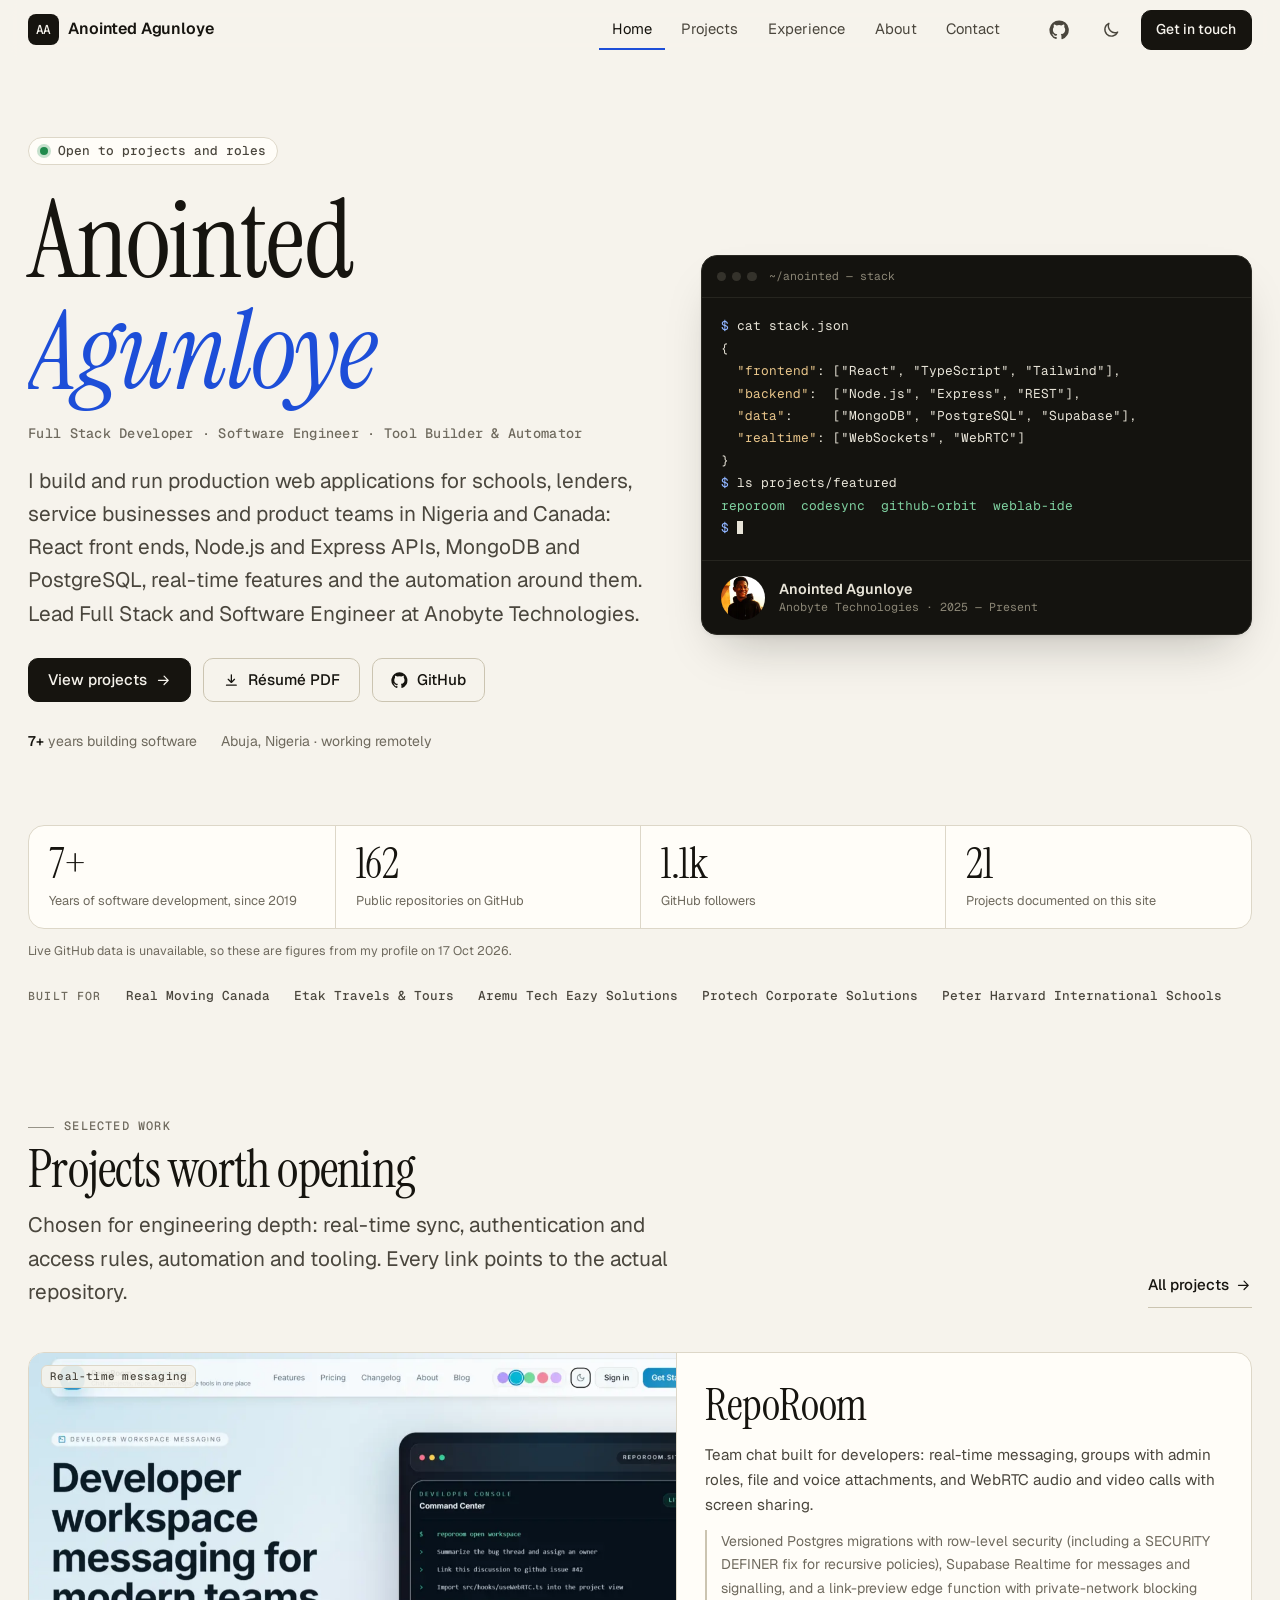
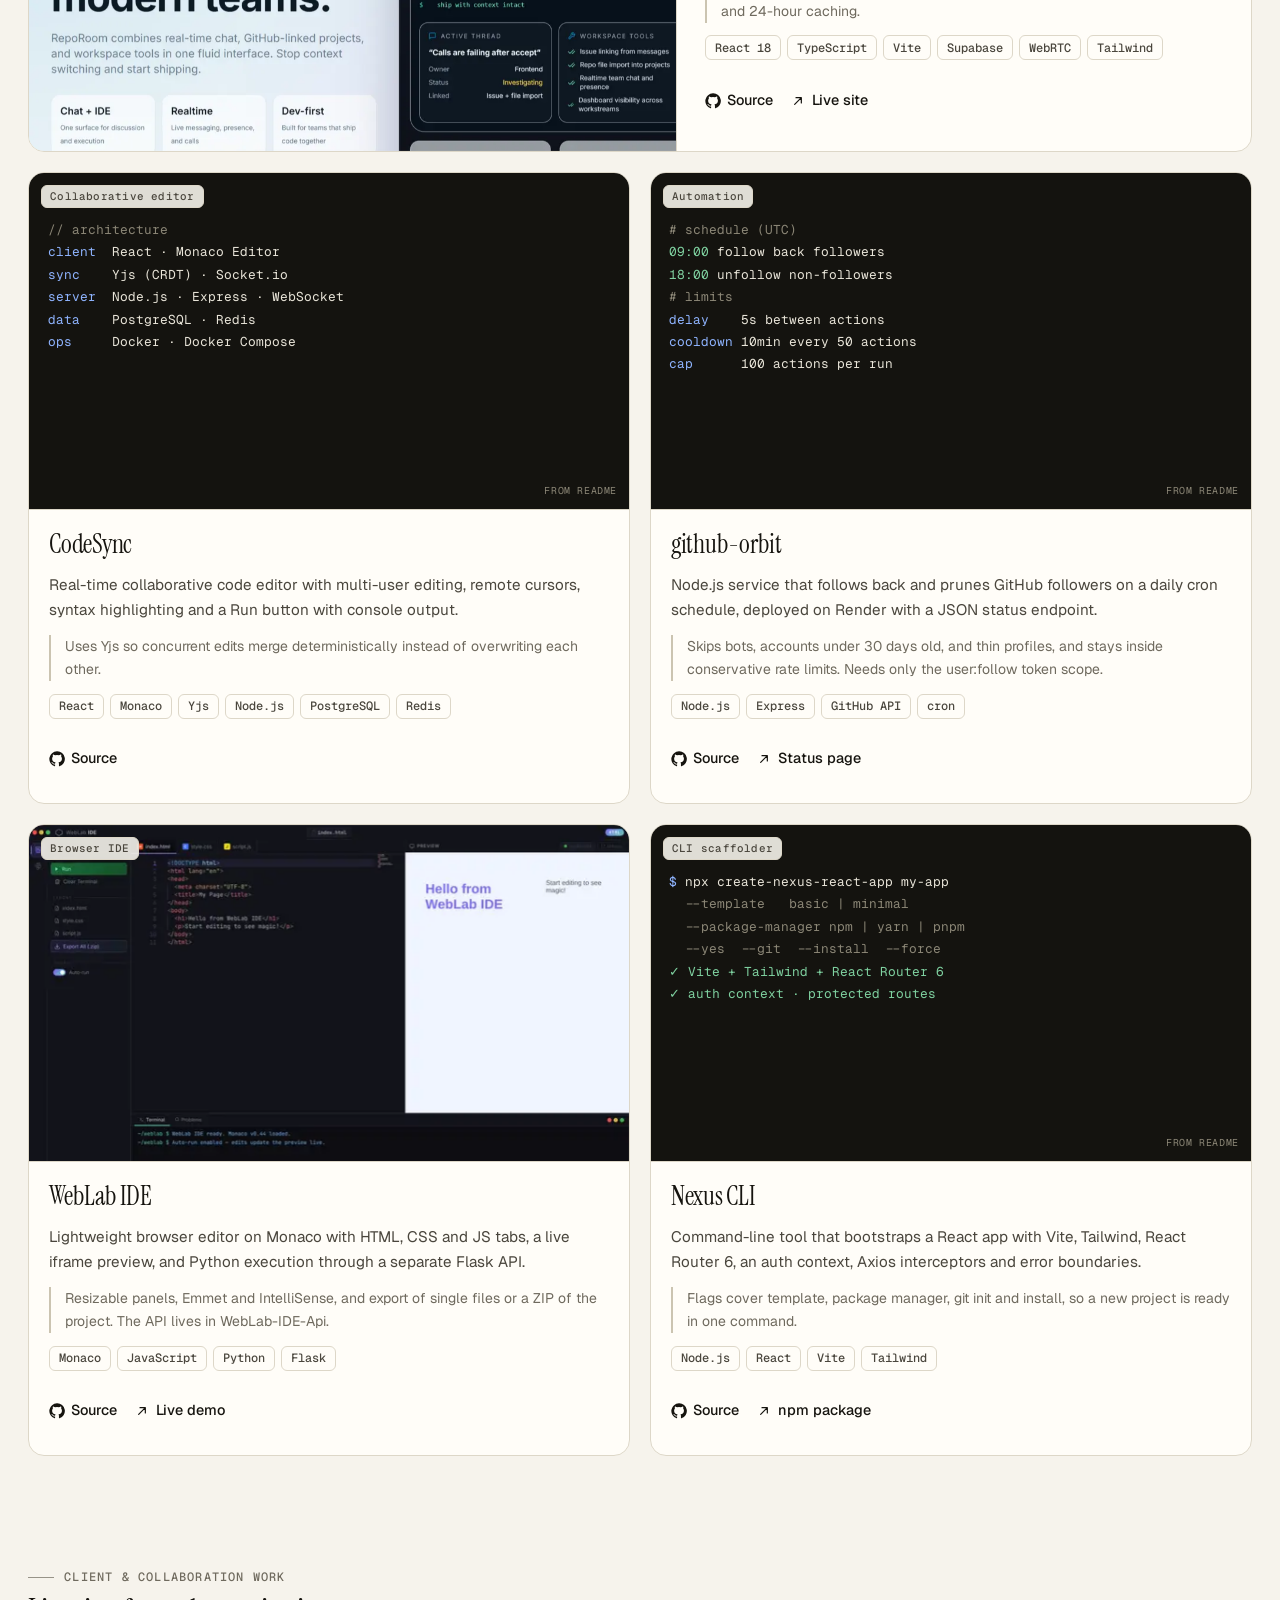
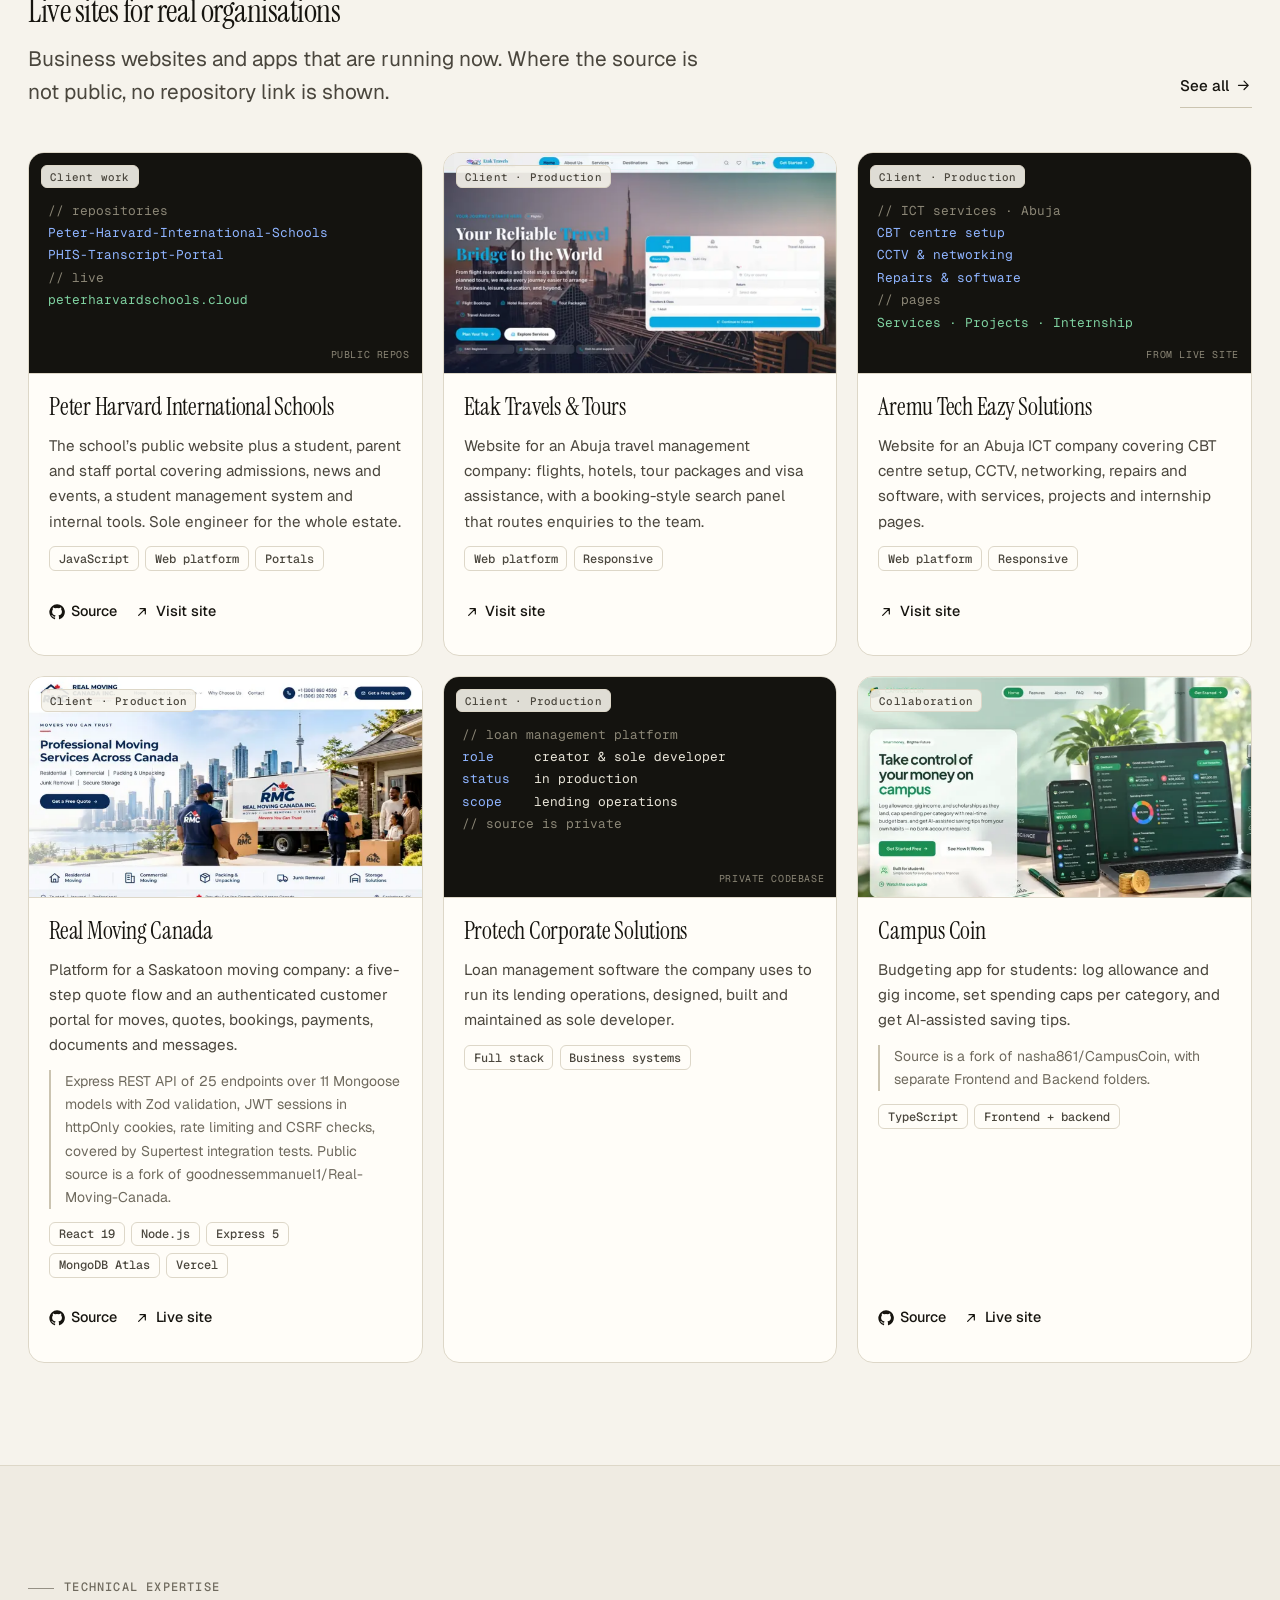
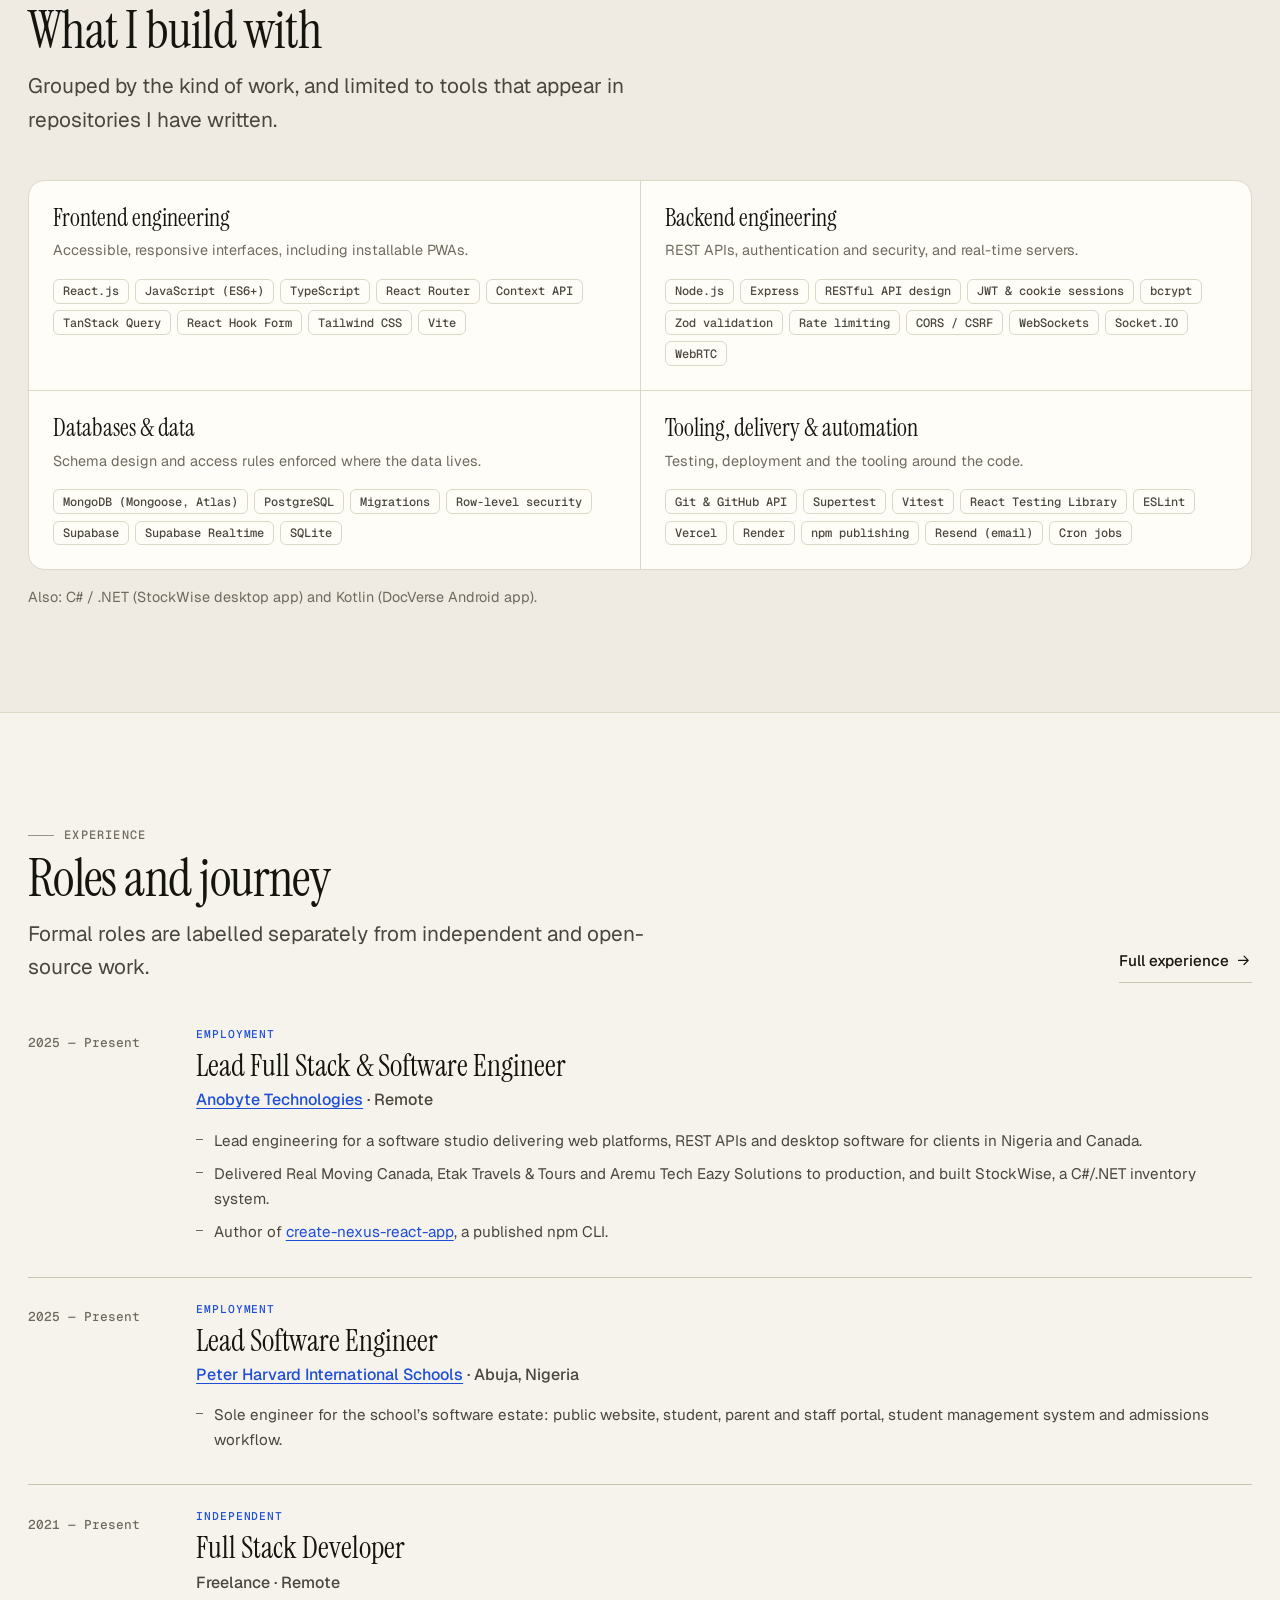
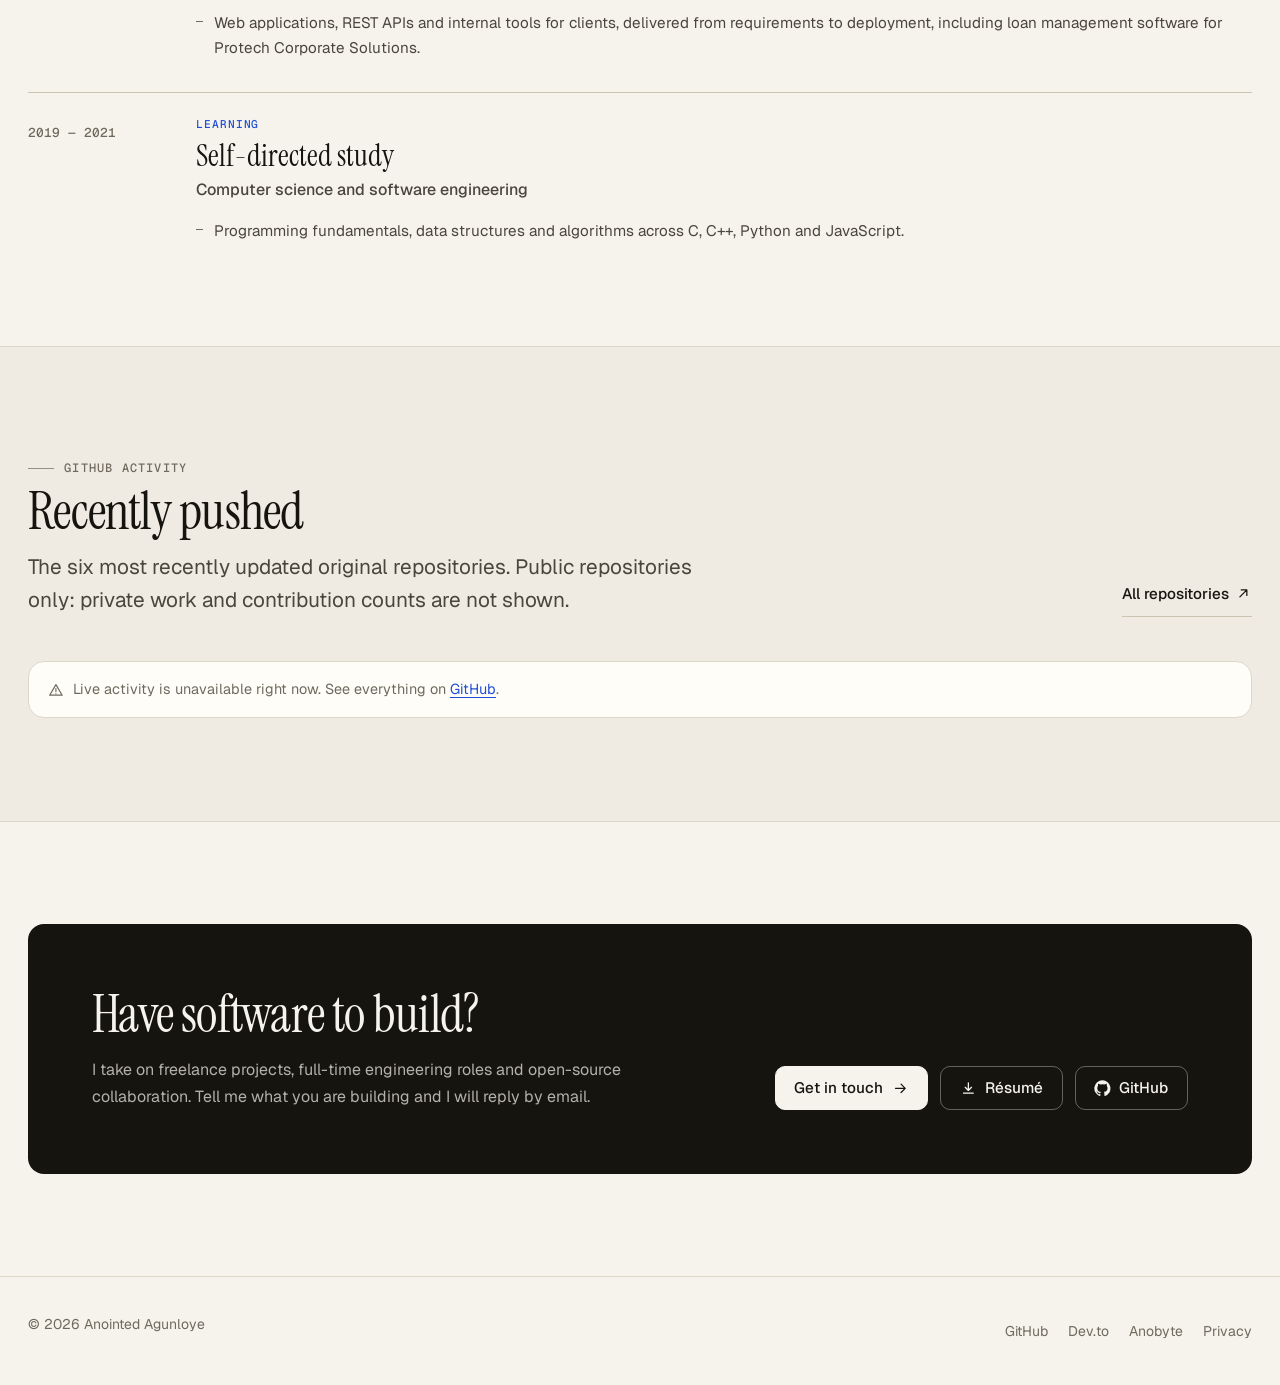
<file: index.html>
<!DOCTYPE html>
<html lang="en">
<head>
  <meta charset="utf-8">
  <meta name="viewport" content="width=device-width, initial-scale=1">
  <title>Anointed Agunloye | Full Stack Developer & Software Engineer</title>
  <meta name="description" content="Portfolio of Anointed Agunloye, Lead Full Stack and Software Engineer at Anobyte Technologies. Web applications, APIs, real-time systems and developer tools.">
  <link rel="canonical" href="https://anointed.is-a.dev/">
  <meta name="theme-color" content="#f6f3ec" media="(prefers-color-scheme: light)">
  <meta name="theme-color" content="#0f0f0d" media="(prefers-color-scheme: dark)">
  <meta property="og:type" content="website">
  <meta property="og:site_name" content="Anointed Agunloye">
  <meta property="og:title" content="Anointed Agunloye | Full Stack Developer & Software Engineer">
  <meta property="og:description" content="Portfolio of Anointed Agunloye, Lead Full Stack and Software Engineer at Anobyte Technologies. Web applications, APIs, real-time systems and developer tools.">
  <meta property="og:url" content="https://anointed.is-a.dev/">
  <meta property="og:image" content="https://anointed.is-a.dev/assets/og.png">
  <meta property="og:image:width" content="1200">
  <meta property="og:image:height" content="630">
  <meta property="og:image:alt" content="Anointed Agunloye, Full Stack Developer and Software Engineer">
  <meta name="twitter:card" content="summary_large_image">
  <meta name="twitter:title" content="Anointed Agunloye | Full Stack Developer & Software Engineer">
  <meta name="twitter:description" content="Portfolio of Anointed Agunloye, Lead Full Stack and Software Engineer at Anobyte Technologies. Web applications, APIs, real-time systems and developer tools.">
  <meta name="twitter:image" content="https://anointed.is-a.dev/assets/og.png">
  <link rel="icon" href="assets/favicon.svg" type="image/svg+xml">
  <link rel="preconnect" href="https://fonts.googleapis.com">
  <link rel="preconnect" href="https://fonts.gstatic.com" crossorigin>
  <link rel="stylesheet" href="https://fonts.googleapis.com/css2?family=Geist+Mono:wght@400;500;600&family=Geist:wght@400;500;600&family=Instrument+Serif:ital@0;1&display=swap">
  <script>
    (function () {
      var d = document.documentElement, t = null;
      try { t = localStorage.getItem('theme'); } catch (e) {}
      if (t !== 'light' && t !== 'dark') t = window.matchMedia && matchMedia('(prefers-color-scheme: dark)').matches ? 'dark' : 'light';
      d.setAttribute('data-theme', t); d.classList.add('js');
      var seen = false; try { seen = !!sessionStorage.getItem('seen'); } catch (e) {}
      if (!seen && !(window.matchMedia && matchMedia('(prefers-reduced-motion: reduce)').matches)) d.classList.add('loading');
    })();
  </script>
  <link rel="stylesheet" href="styles.css">
  <script type="application/ld+json">
{
  "@context": "https://schema.org",
  "@graph": [
    {
      "@type": "Person",
      "@id": "https://anointed.is-a.dev/#person",
      "name": "Anointed Agunloye",
      "url": "https://anointed.is-a.dev/",
      "image": "https://anointed.is-a.dev/assets/portrait-640.webp",
      "jobTitle": "Lead Full Stack & Software Engineer",
      "email": "mailto:anointedthedeveloper@gmail.com",
      "address": {
        "@type": "PostalAddress",
        "addressLocality": "Abuja",
        "addressCountry": "NG"
      },
      "worksFor": {
        "@type": "Organization",
        "name": "Anobyte Technologies",
        "url": "https://anobyte.online"
      },
      "sameAs": [
        "https://github.com/anointedthedeveloper",
        "https://dev.to/anointedthedeveloper"
      ],
      "knowsAbout": [
        "Full stack development",
        "React",
        "TypeScript",
        "Node.js",
        "Python",
        "PostgreSQL",
        "Real-time systems",
        "Developer tooling"
      ]
    },
    {
      "@type": "WebSite",
      "@id": "https://anointed.is-a.dev/#website",
      "url": "https://anointed.is-a.dev/",
      "name": "Anointed Agunloye",
      "inLanguage": "en",
      "publisher": {
        "@id": "https://anointed.is-a.dev/#person"
      }
    }
  ]
}
  </script>
</head>
<body>
<div class="loader" aria-hidden="true"><div class="loader__box"><div class="loader__mark">AA</div><div class="loader__bar"><i></i></div><div class="loader__cmd">$ npm run portfolio</div></div></div>
<div class="progress" aria-hidden="true"></div>
<a class="skip-link" href="#main">Skip to content</a>
<header class="site-header">
  <div class="wrap">
    <a class="brand" href="index.html" aria-label="Anointed Agunloye, home"><span class="brand__mark" aria-hidden="true">AA</span>Anointed Agunloye</a>
    <nav class="nav" aria-label="Primary"><ul class="nav__list"><li><a class="nav__link" href="index.html" aria-current="page">Home</a></li><li><a class="nav__link" href="projects.html">Projects</a></li><li><a class="nav__link" href="index.html#experience">Experience</a></li><li><a class="nav__link" href="about.html">About</a></li><li><a class="nav__link" href="contact.html">Contact</a></li></ul></nav>
    <div class="header-actions">
      <a class="icon-btn" href="https://github.com/anointedthedeveloper" target="_blank" rel="noopener noreferrer" aria-label="GitHub profile (opens in a new tab)"><svg class="icon " aria-hidden="true" focusable="false"><use href="assets/icons.svg#i-github"/></svg></a>
      <button class="icon-btn theme-toggle" type="button" aria-pressed="false" aria-label="Switch to dark theme"><svg class="icon i-moon" aria-hidden="true" focusable="false"><use href="assets/icons.svg#i-moon"/></svg><svg class="icon i-sun" aria-hidden="true" focusable="false"><use href="assets/icons.svg#i-sun"/></svg></button>
      <a class="btn btn--primary btn--sm" href="contact.html">Get in touch</a>
      <button class="icon-btn menu-btn" type="button" aria-expanded="false" aria-controls="mobile-menu" aria-label="Open menu"><svg class="icon i-menu" aria-hidden="true" focusable="false"><use href="assets/icons.svg#i-menu"/></svg><svg class="icon i-close" aria-hidden="true" focusable="false"><use href="assets/icons.svg#i-close"/></svg></button>
    </div>
  </div>
</header>
<div class="mobile-menu" id="mobile-menu" aria-hidden="true">
  <a href="index.html" aria-current="page">Home<svg class="icon " aria-hidden="true" focusable="false"><use href="assets/icons.svg#i-arrow"/></svg></a><a href="projects.html">Projects<svg class="icon " aria-hidden="true" focusable="false"><use href="assets/icons.svg#i-arrow"/></svg></a><a href="index.html#experience">Experience<svg class="icon " aria-hidden="true" focusable="false"><use href="assets/icons.svg#i-arrow"/></svg></a><a href="about.html">About<svg class="icon " aria-hidden="true" focusable="false"><use href="assets/icons.svg#i-arrow"/></svg></a><a href="contact.html">Contact<svg class="icon " aria-hidden="true" focusable="false"><use href="assets/icons.svg#i-arrow"/></svg></a>
  <a class="btn btn--primary" href="contact.html">Get in touch</a>
</div>
<main id="main">
<section class="hero" aria-labelledby="hero-title">
  <div class="wrap hero__grid">
    <div>
      <p class="status rise" style="--i:0"><span class="status__dot" aria-hidden="true"></span>Open to projects and roles</p>
      <h1 class="display h-xl rise" id="hero-title" style="--i:1">Anointed <em>Agunloye</em></h1>
      <p class="hero__role rise" style="--i:2">Full Stack Developer · Software Engineer · Tool Builder &amp; Automator</p>
      <p class="lead rise" style="--i:3">I build and run production web applications for schools, lenders, service businesses and product teams in Nigeria and Canada: React front ends, Node.js and Express APIs, MongoDB and PostgreSQL, real-time features and the automation around them. Lead Full Stack and Software Engineer at Anobyte Technologies.</p>
      <div class="hero__cta rise" style="--i:4">
        <a class="btn btn--primary" href="projects.html">View projects <svg class="icon icon-arrow" aria-hidden="true" focusable="false"><use href="assets/icons.svg#i-arrow"/></svg></a>
        <a class="btn" href="assets/Anointed-Agunloye-Resume.pdf" download><svg class="icon " aria-hidden="true" focusable="false"><use href="assets/icons.svg#i-download"/></svg> Résumé PDF</a>
        <a class="btn" href="https://github.com/anointedthedeveloper" target="_blank" rel="noopener noreferrer"><svg class="icon " aria-hidden="true" focusable="false"><use href="assets/icons.svg#i-github"/></svg> GitHub</a>
      </div>
      <p class="hero__facts rise" style="--i:5"><span><strong data-years>7+</strong> years building software</span><span>Abuja, Nigeria · working remotely</span></p>
    </div>
    <figure class="term rise" style="--i:3" aria-label="Terminal summary of my stack and featured projects">
      <div class="term__bar"><span class="term__dots" aria-hidden="true"><i></i><i></i><i></i></span><span>~/anointed — stack</span></div>
      <div class="term__body" role="img" aria-label="cat stack.json: frontend React, TypeScript, Tailwind; backend Node.js, Express, REST; data MongoDB, PostgreSQL, Supabase; realtime WebSockets, WebRTC. ls projects/featured: reporoom, codesync, github-orbit, weblab-ide.">
<p class="t-line"><span class="t-p">$</span> <span class="t-cmd">cat stack.json</span></p>
<p class="t-line">{</p>
<p class="t-line">  <span class="t-k">"frontend"</span>: ["React", "TypeScript", "Tailwind"],</p>
<p class="t-line">  <span class="t-k">"backend"</span>:  ["Node.js", "Express", "REST"],</p>
<p class="t-line">  <span class="t-k">"data"</span>:     ["MongoDB", "PostgreSQL", "Supabase"],</p>
<p class="t-line">  <span class="t-k">"realtime"</span>: ["WebSockets", "WebRTC"]</p>
<p class="t-line">}</p>
<p class="t-line"><span class="t-p">$</span> <span class="t-cmd">ls projects/featured</span></p>
<p class="t-line t-g">reporoom  codesync  github-orbit  weblab-ide</p>
<p class="t-line"><span class="t-p">$</span> <span class="term__cursor"></span></p>
      </div>
      <div class="term__id"><img src="assets/portrait-160.webp" width="160" height="160" alt="Portrait of Anointed Agunloye"><span><span class="t-n">Anointed Agunloye</span><span class="t-s">Anobyte Technologies · 2025 — Present</span></span></div>
    </figure>
  </div>
</section>

<section class="wrap" aria-label="At a glance">
  <div class="metrics reveal">
    <div class="metric"><p class="metric__value" data-years>7+</p><p class="metric__label">Years of software development, since 2019</p></div>
    <div class="metric"><p class="metric__value is-loading" data-stat="repos">—</p><p class="metric__label">Public repositories on GitHub</p></div>
    <div class="metric"><p class="metric__value is-loading" data-stat="followers">—</p><p class="metric__label">GitHub followers</p></div>
    <div class="metric" data-tile="stars"><p class="metric__value is-loading" data-stat="stars">—</p><p class="metric__label">Stars across original repositories</p></div>
    <div class="metric"><p class="metric__value" data-project-count>16</p><p class="metric__label">Projects documented on this site</p></div>
  </div>
  <p class="metrics-note"><span data-gh-note>Loading GitHub figures…</span></p>
  <p class="clients"><span>Built for</span><b>Real Moving Canada</b><b>Etak Travels &amp; Tours</b><b>Aremu Tech Eazy Solutions</b><b>Protech Corporate Solutions</b><b>Peter Harvard International Schools</b></p>
</section>

<section class="section" id="projects" aria-labelledby="projects-title">
  <div class="wrap">
    <div class="sec-head">
      <div><p class="eyebrow">Selected work</p><h2 class="display h-lg" id="projects-title">Projects worth opening</h2>
        <p class="lead">Chosen for engineering depth: real-time sync, authentication and access rules, automation and tooling. Every link points to the actual repository.</p></div>
      <a class="more-link" href="projects.html">All projects <svg class="icon icon-arrow" aria-hidden="true" focusable="false"><use href="assets/icons.svg#i-arrow"/></svg></a>
    </div>
    <div class="projects projects--home" data-projects="home">
      <noscript><p>Projects are listed on <a class="link" href="https://github.com/anointedthedeveloper?tab=repositories">GitHub</a>.</p></noscript>
    </div>
  </div>
</section>

<section class="section" id="client-work" aria-labelledby="clients-title" style="padding-top:0">
  <div class="wrap">
    <div class="sec-head"><div><p class="eyebrow">Client &amp; collaboration work</p><h2 class="display h-md" id="clients-title">Live sites for real organisations</h2>
      <p class="lead">Business websites and apps that are running now. Where the source is not public, no repository link is shown.</p></div>
      <a class="more-link" href="projects.html#client">See all <svg class="icon icon-arrow" aria-hidden="true" focusable="false"><use href="assets/icons.svg#i-arrow"/></svg></a></div>
    <div class="projects projects--3" data-projects="client"></div>
  </div>
</section>

<section class="section section--tint" id="expertise" aria-labelledby="skills-title">
  <div class="wrap">
    <div class="sec-head"><div><p class="eyebrow">Technical expertise</p><h2 class="display h-lg" id="skills-title">What I build with</h2>
      <p class="lead">Grouped by the kind of work, and limited to tools that appear in repositories I have written.</p></div></div>
    <div class="skills"><div class="skill reveal"><h3>Frontend engineering</h3><p>Accessible, responsive interfaces, including installable PWAs.</p><div class="chips"><span class="chip">React.js</span><span class="chip">JavaScript (ES6+)</span><span class="chip">TypeScript</span><span class="chip">React Router</span><span class="chip">Context API</span><span class="chip">TanStack Query</span><span class="chip">React Hook Form</span><span class="chip">Tailwind CSS</span><span class="chip">Vite</span></div></div><div class="skill reveal"><h3>Backend engineering</h3><p>REST APIs, authentication and security, and real-time servers.</p><div class="chips"><span class="chip">Node.js</span><span class="chip">Express</span><span class="chip">RESTful API design</span><span class="chip">JWT &amp; cookie sessions</span><span class="chip">bcrypt</span><span class="chip">Zod validation</span><span class="chip">Rate limiting</span><span class="chip">CORS / CSRF</span><span class="chip">WebSockets</span><span class="chip">Socket.IO</span><span class="chip">WebRTC</span></div></div><div class="skill reveal"><h3>Databases &amp; data</h3><p>Schema design and access rules enforced where the data lives.</p><div class="chips"><span class="chip">MongoDB (Mongoose, Atlas)</span><span class="chip">PostgreSQL</span><span class="chip">Migrations</span><span class="chip">Row-level security</span><span class="chip">Supabase</span><span class="chip">Supabase Realtime</span><span class="chip">SQLite</span></div></div><div class="skill reveal"><h3>Tooling, delivery &amp; automation</h3><p>Testing, deployment and the tooling around the code.</p><div class="chips"><span class="chip">Git &amp; GitHub API</span><span class="chip">Supertest</span><span class="chip">Vitest</span><span class="chip">React Testing Library</span><span class="chip">ESLint</span><span class="chip">Vercel</span><span class="chip">Render</span><span class="chip">npm publishing</span><span class="chip">Resend (email)</span><span class="chip">Cron jobs</span></div></div></div>
<p class="muted reveal" style="margin-top:1rem;font-size:.9rem">Also: C# / .NET (StockWise desktop app) and Kotlin (DocVerse Android app).</p>
  </div>
</section>

<section class="section" id="experience" aria-labelledby="exp-title">
  <div class="wrap">
    <div class="sec-head"><div><p class="eyebrow">Experience</p><h2 class="display h-lg" id="exp-title">Roles and journey</h2>
      <p class="lead">Formal roles are labelled separately from independent and open-source work.</p></div>
      <a class="more-link" href="about.html#experience">Full experience <svg class="icon icon-arrow" aria-hidden="true" focusable="false"><use href="assets/icons.svg#i-arrow"/></svg></a></div>
    <ol class="timeline">
      <li class="tl reveal">
  <p class="tl__date">2025 — Present</p>
  <div>
    <p class="tl__kind">Employment</p>
    <h3 class="tl__role">Lead Full Stack &amp; Software Engineer</h3>
    <p class="tl__org"><a class="link" href="https://anobyte.online" target="_blank" rel="noopener noreferrer">Anobyte Technologies</a> · Remote</p>
    <ul><li>Lead engineering for a software studio delivering web platforms, REST APIs and desktop software for clients in Nigeria and Canada.</li><li>Delivered Real Moving Canada, Etak Travels &amp; Tours and Aremu Tech Eazy Solutions to production, and built StockWise, a C#/.NET inventory system.</li><li>Author of <a class="link" href="https://www.npmjs.com/package/create-nexus-react-app" target="_blank" rel="noopener noreferrer">create-nexus-react-app</a>, a published npm CLI.</li></ul>
  </div>
</li>
      <li class="tl reveal">
  <p class="tl__date">2025 — Present</p>
  <div>
    <p class="tl__kind">Employment</p>
    <h3 class="tl__role">Lead Software Engineer</h3>
    <p class="tl__org"><a class="link" href="https://peterharvardschools.cloud" target="_blank" rel="noopener noreferrer">Peter Harvard International Schools</a> · Abuja, Nigeria</p>
    <ul><li>Sole engineer for the school’s software estate: public website, student, parent and staff portal, student management system and admissions workflow.</li></ul>
  </div>
</li>
      <li class="tl reveal">
  <p class="tl__date">2021 — Present</p>
  <div>
    <p class="tl__kind">Independent</p>
    <h3 class="tl__role">Full Stack Developer</h3>
    <p class="tl__org">Freelance · Remote</p>
    <ul><li>Web applications, REST APIs and internal tools for clients, delivered from requirements to deployment, including loan management software for Protech Corporate Solutions.</li></ul>
  </div>
</li>
      <li class="tl reveal">
  <p class="tl__date">2019 — 2021</p>
  <div>
    <p class="tl__kind">Learning</p>
    <h3 class="tl__role">Self-directed study</h3>
    <p class="tl__org">Computer science and software engineering</p>
    <ul><li>Programming fundamentals, data structures and algorithms across C, C++, Python and JavaScript.</li></ul>
  </div>
</li>
    </ol>
  </div>
</section>

<section class="section section--tint" aria-labelledby="act-title">
  <div class="wrap">
    <div class="sec-head"><div><p class="eyebrow">GitHub activity</p><h2 class="display h-lg" id="act-title">Recently pushed</h2>
      <p class="lead">The six most recently updated original repositories. Public repositories only: private work and contribution counts are not shown.</p></div>
      <a class="more-link" href="https://github.com/anointedthedeveloper?tab=repositories" target="_blank" rel="noopener noreferrer">All repositories <svg class="icon " aria-hidden="true" focusable="false"><use href="assets/icons.svg#i-up-right"/></svg></a></div>
    <ul class="activity" data-activity aria-live="polite"><li><div class="skel"></div><div class="skel"></div><div class="skel"></div></li></ul>
  </div>
</section>

<section class="section cta" aria-labelledby="cta-title">
  <div class="wrap">
    <div class="cta__box reveal">
      <div>
        <h2 class="display h-lg" id="cta-title">Have software to build?</h2>
        <p>I take on freelance projects, full-time engineering roles and open-source collaboration. Tell me what you are building and I will reply by email.</p>
      </div>
      <div class="cta__actions">
        <a class="btn btn--primary" href="contact.html">Get in touch <svg class="icon icon-arrow" aria-hidden="true" focusable="false"><use href="assets/icons.svg#i-arrow"/></svg></a>
        <a class="btn" href="assets/Anointed-Agunloye-Resume.pdf" download><svg class="icon " aria-hidden="true" focusable="false"><use href="assets/icons.svg#i-download"/></svg> Résumé</a>
        <a class="btn" href="https://github.com/anointedthedeveloper" target="_blank" rel="noopener noreferrer"><svg class="icon " aria-hidden="true" focusable="false"><use href="assets/icons.svg#i-github"/></svg> GitHub</a>
      </div>
    </div>
  </div>
</section>
</main>
<footer class="site-footer">
  <div class="wrap">
    <p>&copy; <span data-year>2026</span> Anointed Agunloye</p>
    <nav aria-label="Footer">
      <a href="https://github.com/anointedthedeveloper" target="_blank" rel="noopener noreferrer">GitHub</a>
      <a href="https://dev.to/anointedthedeveloper" target="_blank" rel="noopener noreferrer">Dev.to</a>
      <a href="https://anobyte.online" target="_blank" rel="noopener noreferrer">Anobyte</a>
      <a href="privacy.html">Privacy</a>
    </nav>
  </div>
</footer>
<script src="data.js"></script>
<script src="main.js"></script>
</body>
</html>
</file>
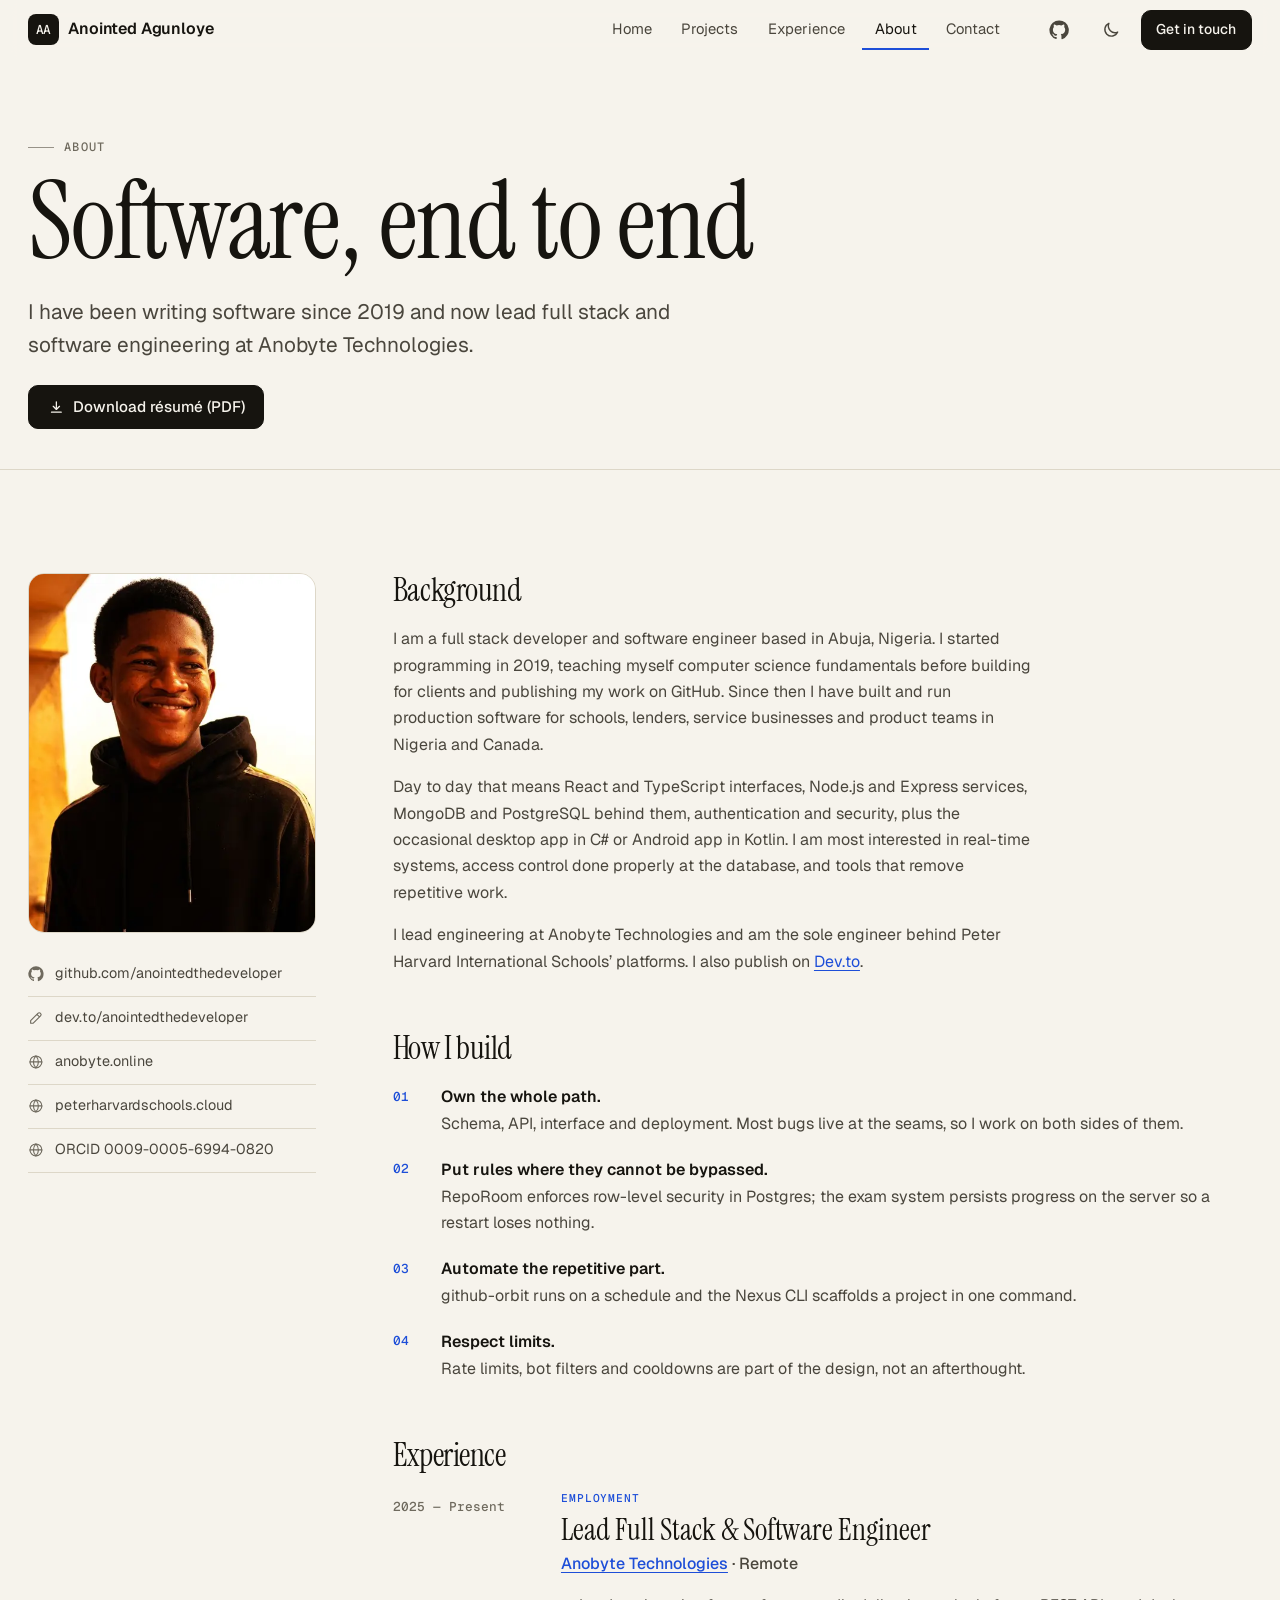
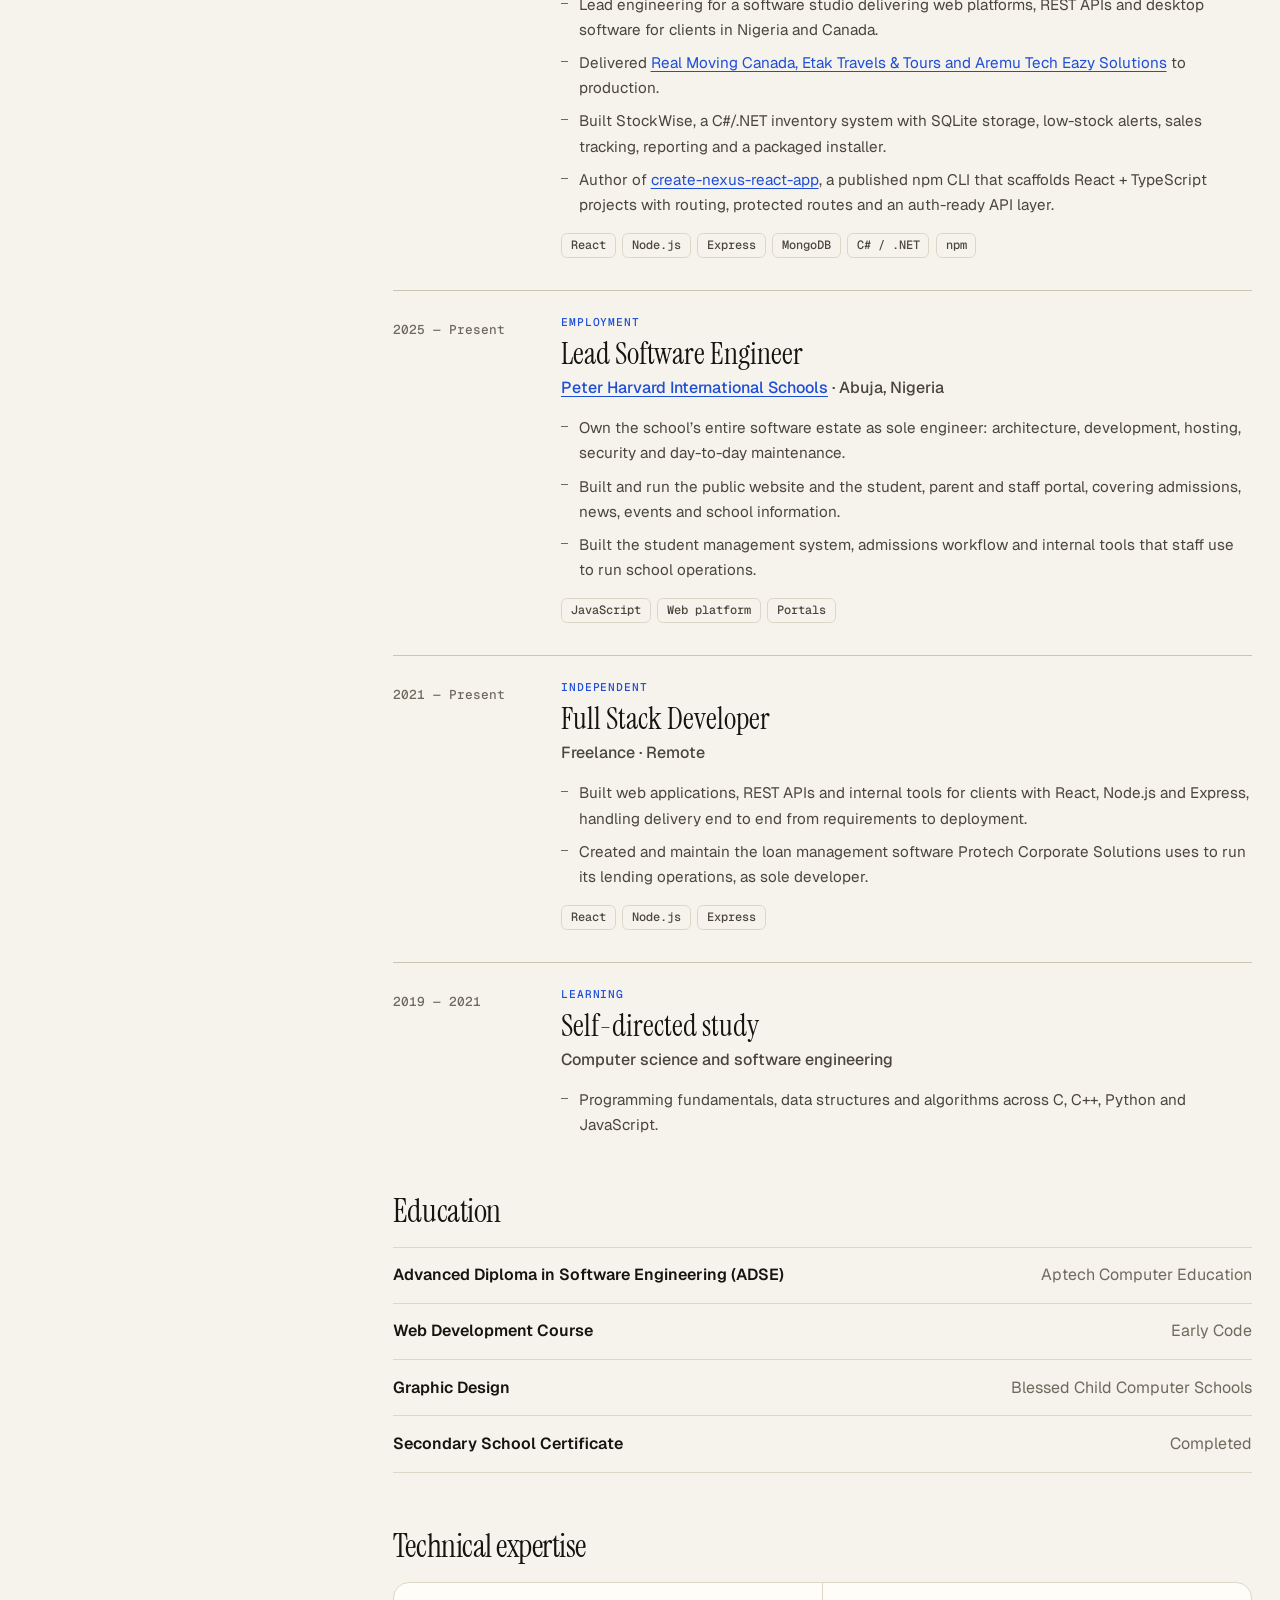
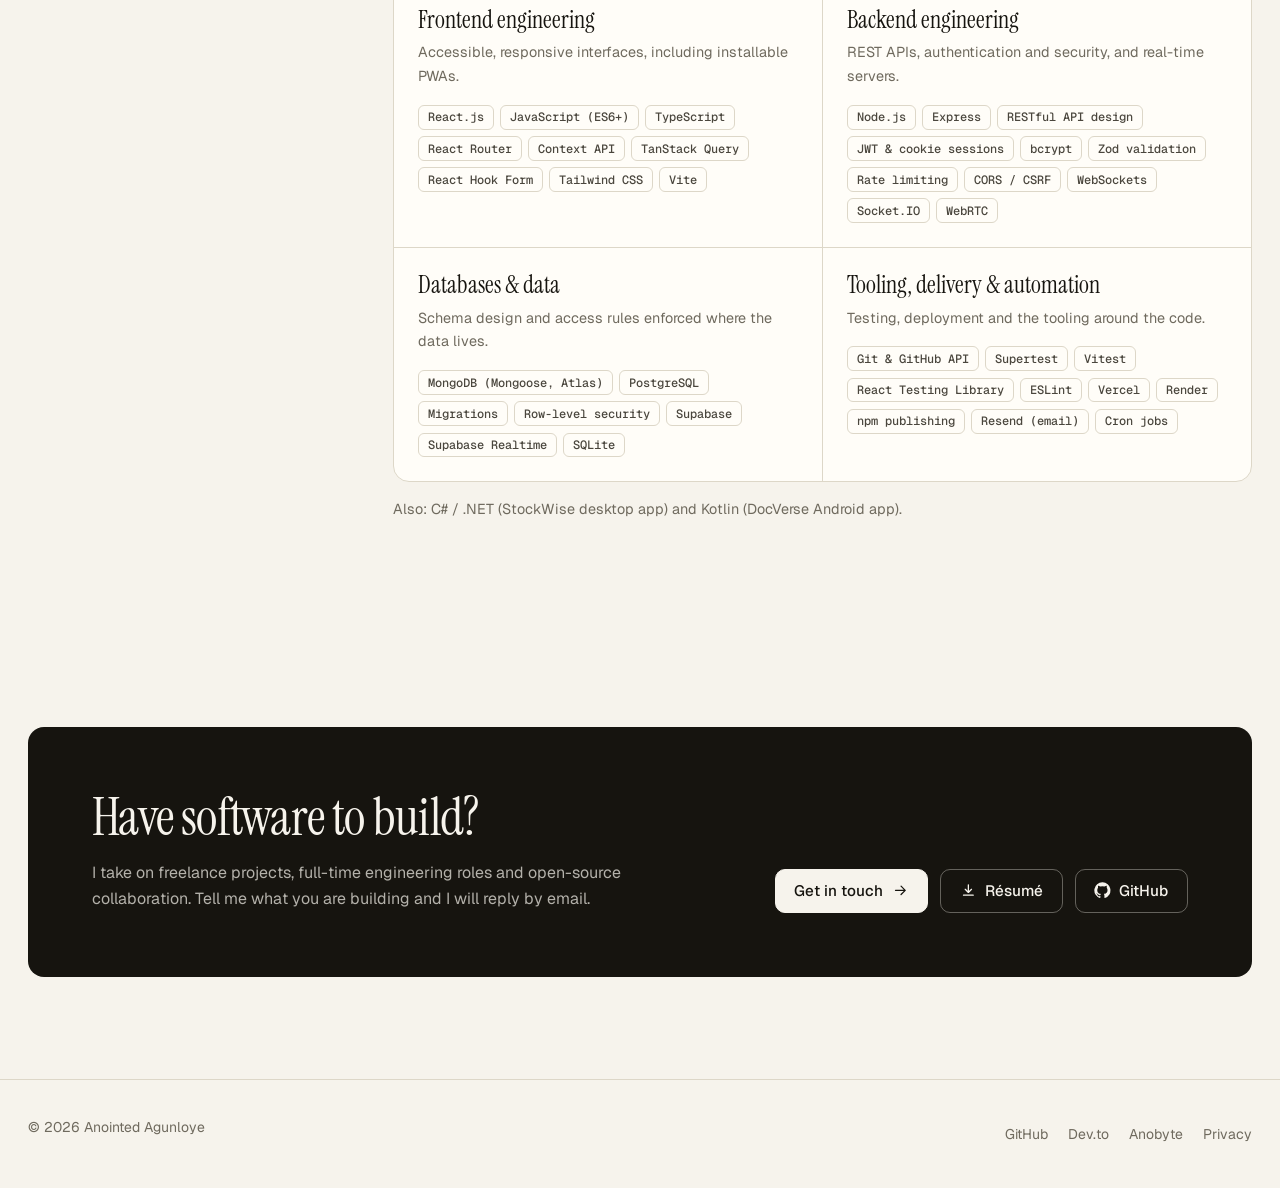
<file: about.html>
<!DOCTYPE html>
<html lang="en">
<head>
  <meta charset="utf-8">
  <meta name="viewport" content="width=device-width, initial-scale=1">
  <title>About & Experience | Anointed Agunloye</title>
  <meta name="description" content="Anointed Agunloye is a full stack developer and software engineer with 7+ years of development experience, leading engineering at Anobyte Technologies.">
  <link rel="canonical" href="https://anointed.is-a.dev/about.html">
  <meta name="theme-color" content="#f6f3ec" media="(prefers-color-scheme: light)">
  <meta name="theme-color" content="#0f0f0d" media="(prefers-color-scheme: dark)">
  <meta property="og:type" content="website">
  <meta property="og:site_name" content="Anointed Agunloye">
  <meta property="og:title" content="About & Experience | Anointed Agunloye">
  <meta property="og:description" content="Anointed Agunloye is a full stack developer and software engineer with 7+ years of development experience, leading engineering at Anobyte Technologies.">
  <meta property="og:url" content="https://anointed.is-a.dev/about.html">
  <meta property="og:image" content="https://anointed.is-a.dev/assets/og.png">
  <meta property="og:image:width" content="1200">
  <meta property="og:image:height" content="630">
  <meta property="og:image:alt" content="Anointed Agunloye, Full Stack Developer and Software Engineer">
  <meta name="twitter:card" content="summary_large_image">
  <meta name="twitter:title" content="About & Experience | Anointed Agunloye">
  <meta name="twitter:description" content="Anointed Agunloye is a full stack developer and software engineer with 7+ years of development experience, leading engineering at Anobyte Technologies.">
  <meta name="twitter:image" content="https://anointed.is-a.dev/assets/og.png">
  <link rel="icon" href="assets/favicon.svg" type="image/svg+xml">
  <link rel="preconnect" href="https://fonts.googleapis.com">
  <link rel="preconnect" href="https://fonts.gstatic.com" crossorigin>
  <link rel="stylesheet" href="https://fonts.googleapis.com/css2?family=Geist+Mono:wght@400;500;600&family=Geist:wght@400;500;600&family=Instrument+Serif:ital@0;1&display=swap">
  <script>
    (function () {
      var d = document.documentElement, t = null;
      try { t = localStorage.getItem('theme'); } catch (e) {}
      if (t !== 'light' && t !== 'dark') t = window.matchMedia && matchMedia('(prefers-color-scheme: dark)').matches ? 'dark' : 'light';
      d.setAttribute('data-theme', t); d.classList.add('js');
      var seen = false; try { seen = !!sessionStorage.getItem('seen'); } catch (e) {}
      if (!seen && !(window.matchMedia && matchMedia('(prefers-reduced-motion: reduce)').matches)) d.classList.add('loading');
    })();
  </script>
  <link rel="stylesheet" href="styles.css">
</head>
<body>
<div class="loader" aria-hidden="true"><div class="loader__box"><div class="loader__mark">AA</div><div class="loader__bar"><i></i></div><div class="loader__cmd">$ npm run portfolio</div></div></div>
<div class="progress" aria-hidden="true"></div>
<a class="skip-link" href="#main">Skip to content</a>
<header class="site-header">
  <div class="wrap">
    <a class="brand" href="index.html" aria-label="Anointed Agunloye, home"><span class="brand__mark" aria-hidden="true">AA</span>Anointed Agunloye</a>
    <nav class="nav" aria-label="Primary"><ul class="nav__list"><li><a class="nav__link" href="index.html">Home</a></li><li><a class="nav__link" href="projects.html">Projects</a></li><li><a class="nav__link" href="index.html#experience">Experience</a></li><li><a class="nav__link" href="about.html" aria-current="page">About</a></li><li><a class="nav__link" href="contact.html">Contact</a></li></ul></nav>
    <div class="header-actions">
      <a class="icon-btn" href="https://github.com/anointedthedeveloper" target="_blank" rel="noopener noreferrer" aria-label="GitHub profile (opens in a new tab)"><svg class="icon " aria-hidden="true" focusable="false"><use href="assets/icons.svg#i-github"/></svg></a>
      <button class="icon-btn theme-toggle" type="button" aria-pressed="false" aria-label="Switch to dark theme"><svg class="icon i-moon" aria-hidden="true" focusable="false"><use href="assets/icons.svg#i-moon"/></svg><svg class="icon i-sun" aria-hidden="true" focusable="false"><use href="assets/icons.svg#i-sun"/></svg></button>
      <a class="btn btn--primary btn--sm" href="contact.html">Get in touch</a>
      <button class="icon-btn menu-btn" type="button" aria-expanded="false" aria-controls="mobile-menu" aria-label="Open menu"><svg class="icon i-menu" aria-hidden="true" focusable="false"><use href="assets/icons.svg#i-menu"/></svg><svg class="icon i-close" aria-hidden="true" focusable="false"><use href="assets/icons.svg#i-close"/></svg></button>
    </div>
  </div>
</header>
<div class="mobile-menu" id="mobile-menu" aria-hidden="true">
  <a href="index.html">Home<svg class="icon " aria-hidden="true" focusable="false"><use href="assets/icons.svg#i-arrow"/></svg></a><a href="projects.html">Projects<svg class="icon " aria-hidden="true" focusable="false"><use href="assets/icons.svg#i-arrow"/></svg></a><a href="index.html#experience">Experience<svg class="icon " aria-hidden="true" focusable="false"><use href="assets/icons.svg#i-arrow"/></svg></a><a href="about.html" aria-current="page">About<svg class="icon " aria-hidden="true" focusable="false"><use href="assets/icons.svg#i-arrow"/></svg></a><a href="contact.html">Contact<svg class="icon " aria-hidden="true" focusable="false"><use href="assets/icons.svg#i-arrow"/></svg></a>
  <a class="btn btn--primary" href="contact.html">Get in touch</a>
</div>
<main id="main">
<section class="page-hero">
  <div class="wrap">
    <p class="eyebrow">About</p>
    <h1 class="display h-xl">Software, end to end</h1>
    <p class="lead">I have been writing software since 2019 and now lead full stack and software engineering at Anobyte Technologies.</p>
    <p style="margin-top:1.5rem"><a class="btn btn--primary" href="assets/Anointed-Agunloye-Resume.pdf" download><svg class="icon " aria-hidden="true" focusable="false"><use href="assets/icons.svg#i-download"/></svg> Download résumé (PDF)</a></p>
  </div>
</section>
<section class="section">
  <div class="wrap about">
    <aside class="about__side">
      <div class="portrait"><img src="assets/portrait-640.webp" width="640" height="602" alt="Portrait of Anointed Agunloye smiling, in a black hoodie" fetchpriority="high"></div>
      <div class="links-list">
        <a href="https://github.com/anointedthedeveloper" target="_blank" rel="noopener noreferrer"><svg class="icon " aria-hidden="true" focusable="false"><use href="assets/icons.svg#i-github"/></svg> github.com/anointedthedeveloper</a>
        <a href="https://dev.to/anointedthedeveloper" target="_blank" rel="noopener noreferrer"><svg class="icon " aria-hidden="true" focusable="false"><use href="assets/icons.svg#i-pen"/></svg> dev.to/anointedthedeveloper</a>
        <a href="https://anobyte.online" target="_blank" rel="noopener noreferrer"><svg class="icon " aria-hidden="true" focusable="false"><use href="assets/icons.svg#i-globe"/></svg> anobyte.online</a>
        <a href="https://peterharvardschools.cloud" target="_blank" rel="noopener noreferrer"><svg class="icon " aria-hidden="true" focusable="false"><use href="assets/icons.svg#i-globe"/></svg> peterharvardschools.cloud</a>
        <a href="https://orcid.org/0009-0005-6994-0820" target="_blank" rel="noopener noreferrer"><svg class="icon " aria-hidden="true" focusable="false"><use href="assets/icons.svg#i-globe"/></svg> ORCID 0009-0005-6994-0820</a>
      </div>
    </aside>
    <div class="about__main">
      <section aria-labelledby="story">
        <h2 class="display h-md" id="story">Background</h2>
        <div class="prose">
          <p>I am a full stack developer and software engineer based in Abuja, Nigeria. I started programming in 2019, teaching myself computer science fundamentals before building for clients and publishing my work on GitHub. Since then I have built and run production software for schools, lenders, service businesses and product teams in Nigeria and Canada.</p>
          <p>Day to day that means React and TypeScript interfaces, Node.js and Express services, MongoDB and PostgreSQL behind them, authentication and security, plus the occasional desktop app in C# or Android app in Kotlin. I am most interested in real-time systems, access control done properly at the database, and tools that remove repetitive work.</p>
          <p>I lead engineering at Anobyte Technologies and am the sole engineer behind Peter Harvard International Schools’ platforms. I also publish on <a href="https://dev.to/anointedthedeveloper" target="_blank" rel="noopener noreferrer">Dev.to</a>.</p>
        </div>
      </section>
      <section aria-labelledby="how">
        <h2 class="display h-md" id="how">How I build</h2>
        <ol class="principles">
          <li><span class="n">01</span><span><b>Own the whole path.</b>Schema, API, interface and deployment. Most bugs live at the seams, so I work on both sides of them.</span></li>
          <li><span class="n">02</span><span><b>Put rules where they cannot be bypassed.</b>RepoRoom enforces row-level security in Postgres; the exam system persists progress on the server so a restart loses nothing.</span></li>
          <li><span class="n">03</span><span><b>Automate the repetitive part.</b>github-orbit runs on a schedule and the Nexus CLI scaffolds a project in one command.</span></li>
          <li><span class="n">04</span><span><b>Respect limits.</b>Rate limits, bot filters and cooldowns are part of the design, not an afterthought.</span></li>
        </ol>
      </section>
      <section id="experience" aria-labelledby="exp">
        <h2 class="display h-md" id="exp">Experience</h2>
        <ol class="timeline">
          <li class="tl reveal">
  <p class="tl__date">2025 — Present</p>
  <div>
    <p class="tl__kind">Employment</p>
    <h3 class="tl__role">Lead Full Stack &amp; Software Engineer</h3>
    <p class="tl__org"><a class="link" href="https://anobyte.online" target="_blank" rel="noopener noreferrer">Anobyte Technologies</a> · Remote</p>
    <ul><li>Lead engineering for a software studio delivering web platforms, REST APIs and desktop software for clients in Nigeria and Canada.</li><li>Delivered <a class="link" href="projects.html#client">Real Moving Canada, Etak Travels &amp; Tours and Aremu Tech Eazy Solutions</a> to production.</li><li>Built StockWise, a C#/.NET inventory system with SQLite storage, low-stock alerts, sales tracking, reporting and a packaged installer.</li><li>Author of <a class="link" href="https://www.npmjs.com/package/create-nexus-react-app" target="_blank" rel="noopener noreferrer">create-nexus-react-app</a>, a published npm CLI that scaffolds React + TypeScript projects with routing, protected routes and an auth-ready API layer.</li></ul><div class="chips"><span class=chip>React</span><span class=chip>Node.js</span><span class=chip>Express</span><span class=chip>MongoDB</span><span class=chip>C# / .NET</span><span class=chip>npm</span></div>
  </div>
</li>
          <li class="tl reveal">
  <p class="tl__date">2025 — Present</p>
  <div>
    <p class="tl__kind">Employment</p>
    <h3 class="tl__role">Lead Software Engineer</h3>
    <p class="tl__org"><a class="link" href="https://peterharvardschools.cloud" target="_blank" rel="noopener noreferrer">Peter Harvard International Schools</a> · Abuja, Nigeria</p>
    <ul><li>Own the school’s entire software estate as sole engineer: architecture, development, hosting, security and day-to-day maintenance.</li><li>Built and run the public website and the student, parent and staff portal, covering admissions, news, events and school information.</li><li>Built the student management system, admissions workflow and internal tools that staff use to run school operations.</li></ul><div class="chips"><span class=chip>JavaScript</span><span class=chip>Web platform</span><span class=chip>Portals</span></div>
  </div>
</li>
          <li class="tl reveal">
  <p class="tl__date">2021 — Present</p>
  <div>
    <p class="tl__kind">Independent</p>
    <h3 class="tl__role">Full Stack Developer</h3>
    <p class="tl__org">Freelance · Remote</p>
    <ul><li>Built web applications, REST APIs and internal tools for clients with React, Node.js and Express, handling delivery end to end from requirements to deployment.</li><li>Created and maintain the loan management software Protech Corporate Solutions uses to run its lending operations, as sole developer.</li></ul><div class="chips"><span class=chip>React</span><span class=chip>Node.js</span><span class=chip>Express</span></div>
  </div>
</li>
          <li class="tl reveal">
  <p class="tl__date">2019 — 2021</p>
  <div>
    <p class="tl__kind">Learning</p>
    <h3 class="tl__role">Self-directed study</h3>
    <p class="tl__org">Computer science and software engineering</p>
    <ul><li>Programming fundamentals, data structures and algorithms across C, C++, Python and JavaScript.</li></ul>
  </div>
</li>
        </ol>
      </section>
      <section aria-labelledby="edu">
        <h2 class="display h-md" id="edu">Education</h2>
        <ul class="edu">
          <li><b>Advanced Diploma in Software Engineering (ADSE)</b><span>Aptech Computer Education</span></li>
          <li><b>Web Development Course</b><span>Early Code</span></li>
          <li><b>Graphic Design</b><span>Blessed Child Computer Schools</span></li>
          <li><b>Secondary School Certificate</b><span>Completed</span></li>
        </ul>
      </section>
      <section aria-labelledby="skills-t">
        <h2 class="display h-md" id="skills-t">Technical expertise</h2>
        <div class="skills"><div class="skill reveal"><h3>Frontend engineering</h3><p>Accessible, responsive interfaces, including installable PWAs.</p><div class="chips"><span class="chip">React.js</span><span class="chip">JavaScript (ES6+)</span><span class="chip">TypeScript</span><span class="chip">React Router</span><span class="chip">Context API</span><span class="chip">TanStack Query</span><span class="chip">React Hook Form</span><span class="chip">Tailwind CSS</span><span class="chip">Vite</span></div></div><div class="skill reveal"><h3>Backend engineering</h3><p>REST APIs, authentication and security, and real-time servers.</p><div class="chips"><span class="chip">Node.js</span><span class="chip">Express</span><span class="chip">RESTful API design</span><span class="chip">JWT &amp; cookie sessions</span><span class="chip">bcrypt</span><span class="chip">Zod validation</span><span class="chip">Rate limiting</span><span class="chip">CORS / CSRF</span><span class="chip">WebSockets</span><span class="chip">Socket.IO</span><span class="chip">WebRTC</span></div></div><div class="skill reveal"><h3>Databases &amp; data</h3><p>Schema design and access rules enforced where the data lives.</p><div class="chips"><span class="chip">MongoDB (Mongoose, Atlas)</span><span class="chip">PostgreSQL</span><span class="chip">Migrations</span><span class="chip">Row-level security</span><span class="chip">Supabase</span><span class="chip">Supabase Realtime</span><span class="chip">SQLite</span></div></div><div class="skill reveal"><h3>Tooling, delivery &amp; automation</h3><p>Testing, deployment and the tooling around the code.</p><div class="chips"><span class="chip">Git &amp; GitHub API</span><span class="chip">Supertest</span><span class="chip">Vitest</span><span class="chip">React Testing Library</span><span class="chip">ESLint</span><span class="chip">Vercel</span><span class="chip">Render</span><span class="chip">npm publishing</span><span class="chip">Resend (email)</span><span class="chip">Cron jobs</span></div></div></div>
<p class="muted reveal" style="margin-top:1rem;font-size:.9rem">Also: C# / .NET (StockWise desktop app) and Kotlin (DocVerse Android app).</p>
      </section>
    </div>
  </div>
</section>
<section class="section cta" aria-labelledby="cta-title">
  <div class="wrap">
    <div class="cta__box reveal">
      <div>
        <h2 class="display h-lg" id="cta-title">Have software to build?</h2>
        <p>I take on freelance projects, full-time engineering roles and open-source collaboration. Tell me what you are building and I will reply by email.</p>
      </div>
      <div class="cta__actions">
        <a class="btn btn--primary" href="contact.html">Get in touch <svg class="icon icon-arrow" aria-hidden="true" focusable="false"><use href="assets/icons.svg#i-arrow"/></svg></a>
        <a class="btn" href="assets/Anointed-Agunloye-Resume.pdf" download><svg class="icon " aria-hidden="true" focusable="false"><use href="assets/icons.svg#i-download"/></svg> Résumé</a>
        <a class="btn" href="https://github.com/anointedthedeveloper" target="_blank" rel="noopener noreferrer"><svg class="icon " aria-hidden="true" focusable="false"><use href="assets/icons.svg#i-github"/></svg> GitHub</a>
      </div>
    </div>
  </div>
</section>
</main>
<footer class="site-footer">
  <div class="wrap">
    <p>&copy; <span data-year>2026</span> Anointed Agunloye</p>
    <nav aria-label="Footer">
      <a href="https://github.com/anointedthedeveloper" target="_blank" rel="noopener noreferrer">GitHub</a>
      <a href="https://dev.to/anointedthedeveloper" target="_blank" rel="noopener noreferrer">Dev.to</a>
      <a href="https://anobyte.online" target="_blank" rel="noopener noreferrer">Anobyte</a>
      <a href="privacy.html">Privacy</a>
    </nav>
  </div>
</footer>
<script src="data.js"></script>
<script src="main.js"></script>
</body>
</html>
</file>
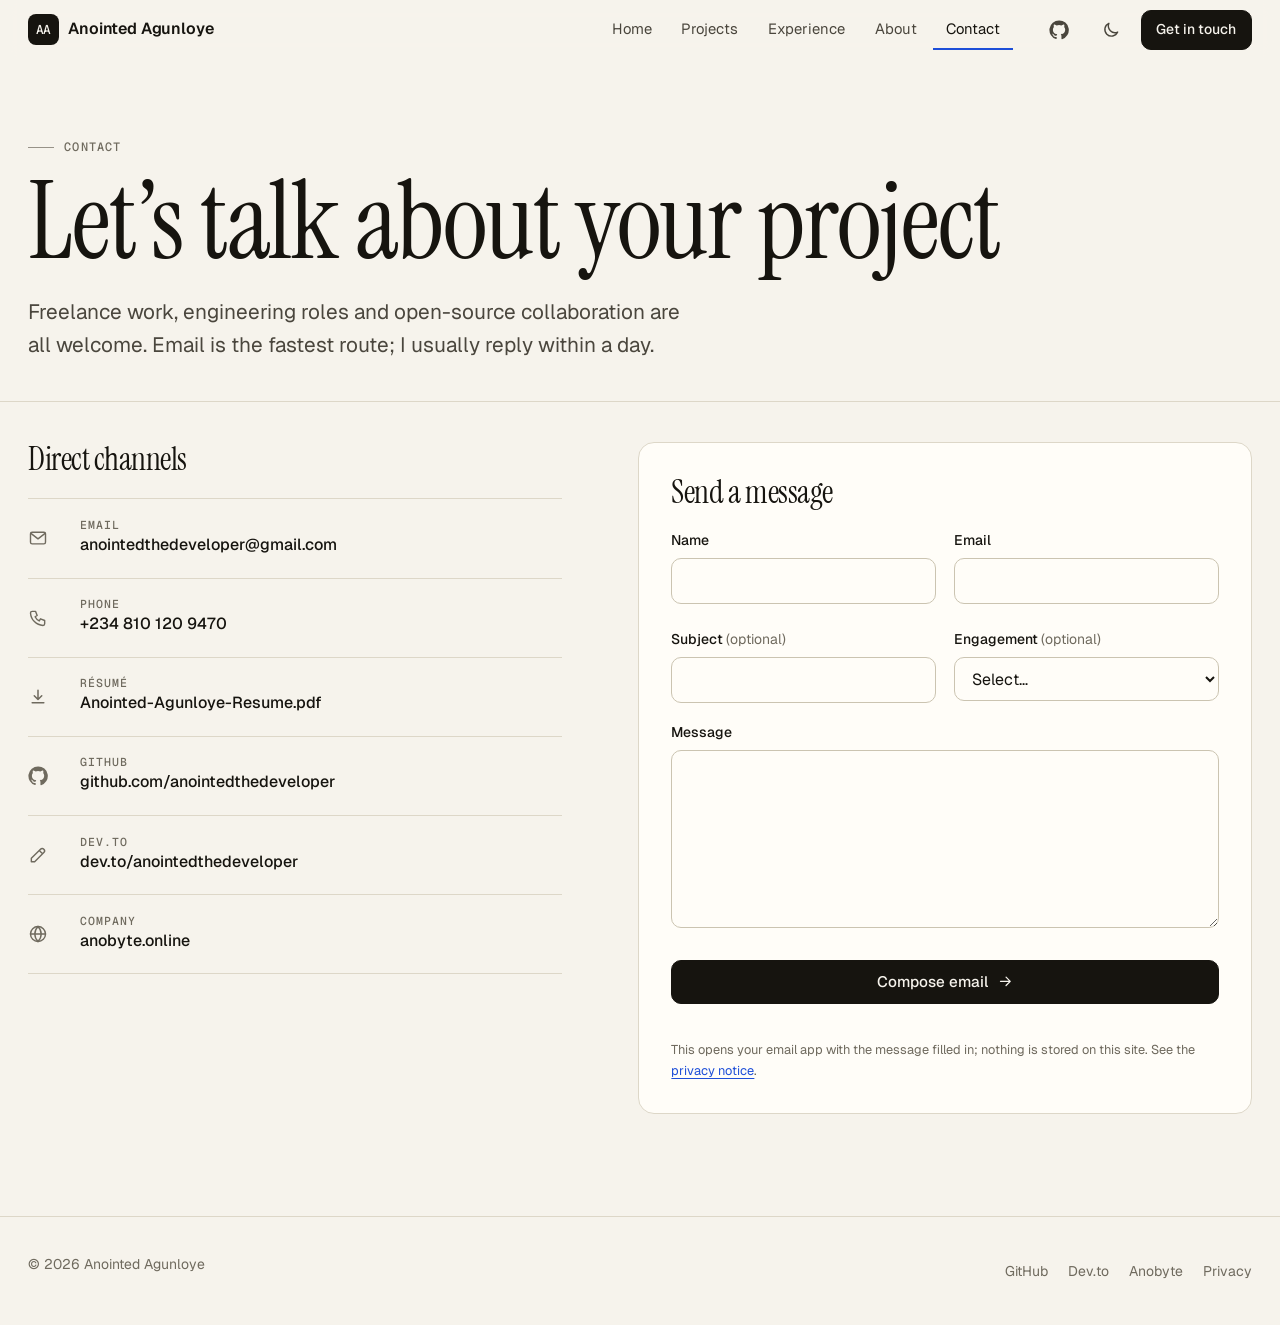
<file: contact.html>
<!DOCTYPE html>
<html lang="en">
<head>
  <meta charset="utf-8">
  <meta name="viewport" content="width=device-width, initial-scale=1">
  <title>Contact | Anointed Agunloye</title>
  <meta name="description" content="Get in touch with Anointed Agunloye about freelance projects, engineering roles or collaboration.">
  <link rel="canonical" href="https://anointed.is-a.dev/contact.html">
  <meta name="theme-color" content="#f6f3ec" media="(prefers-color-scheme: light)">
  <meta name="theme-color" content="#0f0f0d" media="(prefers-color-scheme: dark)">
  <meta property="og:type" content="website">
  <meta property="og:site_name" content="Anointed Agunloye">
  <meta property="og:title" content="Contact | Anointed Agunloye">
  <meta property="og:description" content="Get in touch with Anointed Agunloye about freelance projects, engineering roles or collaboration.">
  <meta property="og:url" content="https://anointed.is-a.dev/contact.html">
  <meta property="og:image" content="https://anointed.is-a.dev/assets/og.png">
  <meta property="og:image:width" content="1200">
  <meta property="og:image:height" content="630">
  <meta property="og:image:alt" content="Anointed Agunloye, Full Stack Developer and Software Engineer">
  <meta name="twitter:card" content="summary_large_image">
  <meta name="twitter:title" content="Contact | Anointed Agunloye">
  <meta name="twitter:description" content="Get in touch with Anointed Agunloye about freelance projects, engineering roles or collaboration.">
  <meta name="twitter:image" content="https://anointed.is-a.dev/assets/og.png">
  <link rel="icon" href="assets/favicon.svg" type="image/svg+xml">
  <link rel="preconnect" href="https://fonts.googleapis.com">
  <link rel="preconnect" href="https://fonts.gstatic.com" crossorigin>
  <link rel="stylesheet" href="https://fonts.googleapis.com/css2?family=Geist+Mono:wght@400;500;600&family=Geist:wght@400;500;600&family=Instrument+Serif:ital@0;1&display=swap">
  <script>
    (function () {
      var d = document.documentElement, t = null;
      try { t = localStorage.getItem('theme'); } catch (e) {}
      if (t !== 'light' && t !== 'dark') t = window.matchMedia && matchMedia('(prefers-color-scheme: dark)').matches ? 'dark' : 'light';
      d.setAttribute('data-theme', t); d.classList.add('js');
      var seen = false; try { seen = !!sessionStorage.getItem('seen'); } catch (e) {}
      if (!seen && !(window.matchMedia && matchMedia('(prefers-reduced-motion: reduce)').matches)) d.classList.add('loading');
    })();
  </script>
  <link rel="stylesheet" href="styles.css">
</head>
<body>
<div class="loader" aria-hidden="true"><div class="loader__box"><div class="loader__mark">AA</div><div class="loader__bar"><i></i></div><div class="loader__cmd">$ npm run portfolio</div></div></div>
<div class="progress" aria-hidden="true"></div>
<a class="skip-link" href="#main">Skip to content</a>
<header class="site-header">
  <div class="wrap">
    <a class="brand" href="index.html" aria-label="Anointed Agunloye, home"><span class="brand__mark" aria-hidden="true">AA</span>Anointed Agunloye</a>
    <nav class="nav" aria-label="Primary"><ul class="nav__list"><li><a class="nav__link" href="index.html">Home</a></li><li><a class="nav__link" href="projects.html">Projects</a></li><li><a class="nav__link" href="index.html#experience">Experience</a></li><li><a class="nav__link" href="about.html">About</a></li><li><a class="nav__link" href="contact.html" aria-current="page">Contact</a></li></ul></nav>
    <div class="header-actions">
      <a class="icon-btn" href="https://github.com/anointedthedeveloper" target="_blank" rel="noopener noreferrer" aria-label="GitHub profile (opens in a new tab)"><svg class="icon " aria-hidden="true" focusable="false"><use href="assets/icons.svg#i-github"/></svg></a>
      <button class="icon-btn theme-toggle" type="button" aria-pressed="false" aria-label="Switch to dark theme"><svg class="icon i-moon" aria-hidden="true" focusable="false"><use href="assets/icons.svg#i-moon"/></svg><svg class="icon i-sun" aria-hidden="true" focusable="false"><use href="assets/icons.svg#i-sun"/></svg></button>
      <a class="btn btn--primary btn--sm" href="contact.html">Get in touch</a>
      <button class="icon-btn menu-btn" type="button" aria-expanded="false" aria-controls="mobile-menu" aria-label="Open menu"><svg class="icon i-menu" aria-hidden="true" focusable="false"><use href="assets/icons.svg#i-menu"/></svg><svg class="icon i-close" aria-hidden="true" focusable="false"><use href="assets/icons.svg#i-close"/></svg></button>
    </div>
  </div>
</header>
<div class="mobile-menu" id="mobile-menu" aria-hidden="true">
  <a href="index.html">Home<svg class="icon " aria-hidden="true" focusable="false"><use href="assets/icons.svg#i-arrow"/></svg></a><a href="projects.html">Projects<svg class="icon " aria-hidden="true" focusable="false"><use href="assets/icons.svg#i-arrow"/></svg></a><a href="index.html#experience">Experience<svg class="icon " aria-hidden="true" focusable="false"><use href="assets/icons.svg#i-arrow"/></svg></a><a href="about.html">About<svg class="icon " aria-hidden="true" focusable="false"><use href="assets/icons.svg#i-arrow"/></svg></a><a href="contact.html" aria-current="page">Contact<svg class="icon " aria-hidden="true" focusable="false"><use href="assets/icons.svg#i-arrow"/></svg></a>
  <a class="btn btn--primary" href="contact.html">Get in touch</a>
</div>
<main id="main">
<section class="page-hero">
  <div class="wrap">
    <p class="eyebrow">Contact</p>
    <h1 class="display h-xl">Let’s talk about your project</h1>
    <p class="lead">Freelance work, engineering roles and open-source collaboration are all welcome. Email is the fastest route; I usually reply within a day.</p>
  </div>
</section>
<section class="section" style="padding-top:2.5rem">
  <div class="wrap contact">
    <div>
      <h2 class="display h-md">Direct channels</h2>
      <div class="channels" style="margin-top:1.25rem">
        <div class="channel"><svg class="icon " aria-hidden="true" focusable="false"><use href="assets/icons.svg#i-mail"/></svg><div><small>Email</small><a href="mailto:anointedthedeveloper@gmail.com">anointedthedeveloper@gmail.com</a></div></div>
        <div class="channel"><svg class="icon " aria-hidden="true" focusable="false"><use href="assets/icons.svg#i-phone"/></svg><div><small>Phone</small><a href="tel:+2348101209470">+234 810 120 9470</a></div></div>
        <div class="channel"><svg class="icon " aria-hidden="true" focusable="false"><use href="assets/icons.svg#i-download"/></svg><div><small>Résumé</small><a href="assets/Anointed-Agunloye-Resume.pdf" download>Anointed-Agunloye-Resume.pdf</a></div></div>
        <div class="channel"><svg class="icon " aria-hidden="true" focusable="false"><use href="assets/icons.svg#i-github"/></svg><div><small>GitHub</small><a href="https://github.com/anointedthedeveloper" target="_blank" rel="noopener noreferrer">github.com/anointedthedeveloper</a></div></div>
        <div class="channel"><svg class="icon " aria-hidden="true" focusable="false"><use href="assets/icons.svg#i-pen"/></svg><div><small>Dev.to</small><a href="https://dev.to/anointedthedeveloper" target="_blank" rel="noopener noreferrer">dev.to/anointedthedeveloper</a></div></div>
        <div class="channel"><svg class="icon " aria-hidden="true" focusable="false"><use href="assets/icons.svg#i-globe"/></svg><div><small>Company</small><a href="https://anobyte.online" target="_blank" rel="noopener noreferrer">anobyte.online</a></div></div>
      </div>
    </div>
    <form class="form" id="contact-form" data-to="anointedthedeveloper@gmail.com" novalidate aria-labelledby="form-title">
      <h2 class="display h-md" id="form-title">Send a message</h2>
      <div class="form__row">
        <div class="field"><label for="name">Name</label><input class="input" id="name" name="name" type="text" autocomplete="name" required aria-describedby="err-name"><p class="err" id="err-name" role="alert"></p></div>
        <div class="field"><label for="email">Email</label><input class="input" id="email" name="email" type="email" autocomplete="email" required aria-describedby="err-email"><p class="err" id="err-email" role="alert"></p></div>
      </div>
      <div class="form__row">
        <div class="field"><label for="subject">Subject <span>(optional)</span></label><input class="input" id="subject" name="subject" type="text"></div>
        <div class="field"><label for="type">Engagement <span>(optional)</span></label>
          <select class="input" id="type" name="type" style="width:100%"><option value="">Select…</option><option value="freelance">Freelance project</option><option value="fulltime">Full-time role</option><option value="collab">Open source / collaboration</option><option value="consulting">Technical consulting</option><option value="other">Other</option></select></div>
      </div>
      <div class="field"><label for="message">Message</label><textarea class="input" id="message" name="message" rows="6" required aria-describedby="err-message"></textarea><p class="err" id="err-message" role="alert"></p></div>
      <button class="btn btn--primary" type="submit">Compose email <svg class="icon icon-arrow" aria-hidden="true" focusable="false"><use href="assets/icons.svg#i-arrow"/></svg></button>
      <p class="form__status" role="status" data-form-status></p>
      <p class="form__note">This opens your email app with the message filled in; nothing is stored on this site. See the <a class="link" href="privacy.html">privacy notice</a>.</p>
    </form>
  </div>
</section>
</main>
<footer class="site-footer">
  <div class="wrap">
    <p>&copy; <span data-year>2026</span> Anointed Agunloye</p>
    <nav aria-label="Footer">
      <a href="https://github.com/anointedthedeveloper" target="_blank" rel="noopener noreferrer">GitHub</a>
      <a href="https://dev.to/anointedthedeveloper" target="_blank" rel="noopener noreferrer">Dev.to</a>
      <a href="https://anobyte.online" target="_blank" rel="noopener noreferrer">Anobyte</a>
      <a href="privacy.html">Privacy</a>
    </nav>
  </div>
</footer>
<script src="data.js"></script>
<script src="main.js"></script>
</body>
</html>
</file>
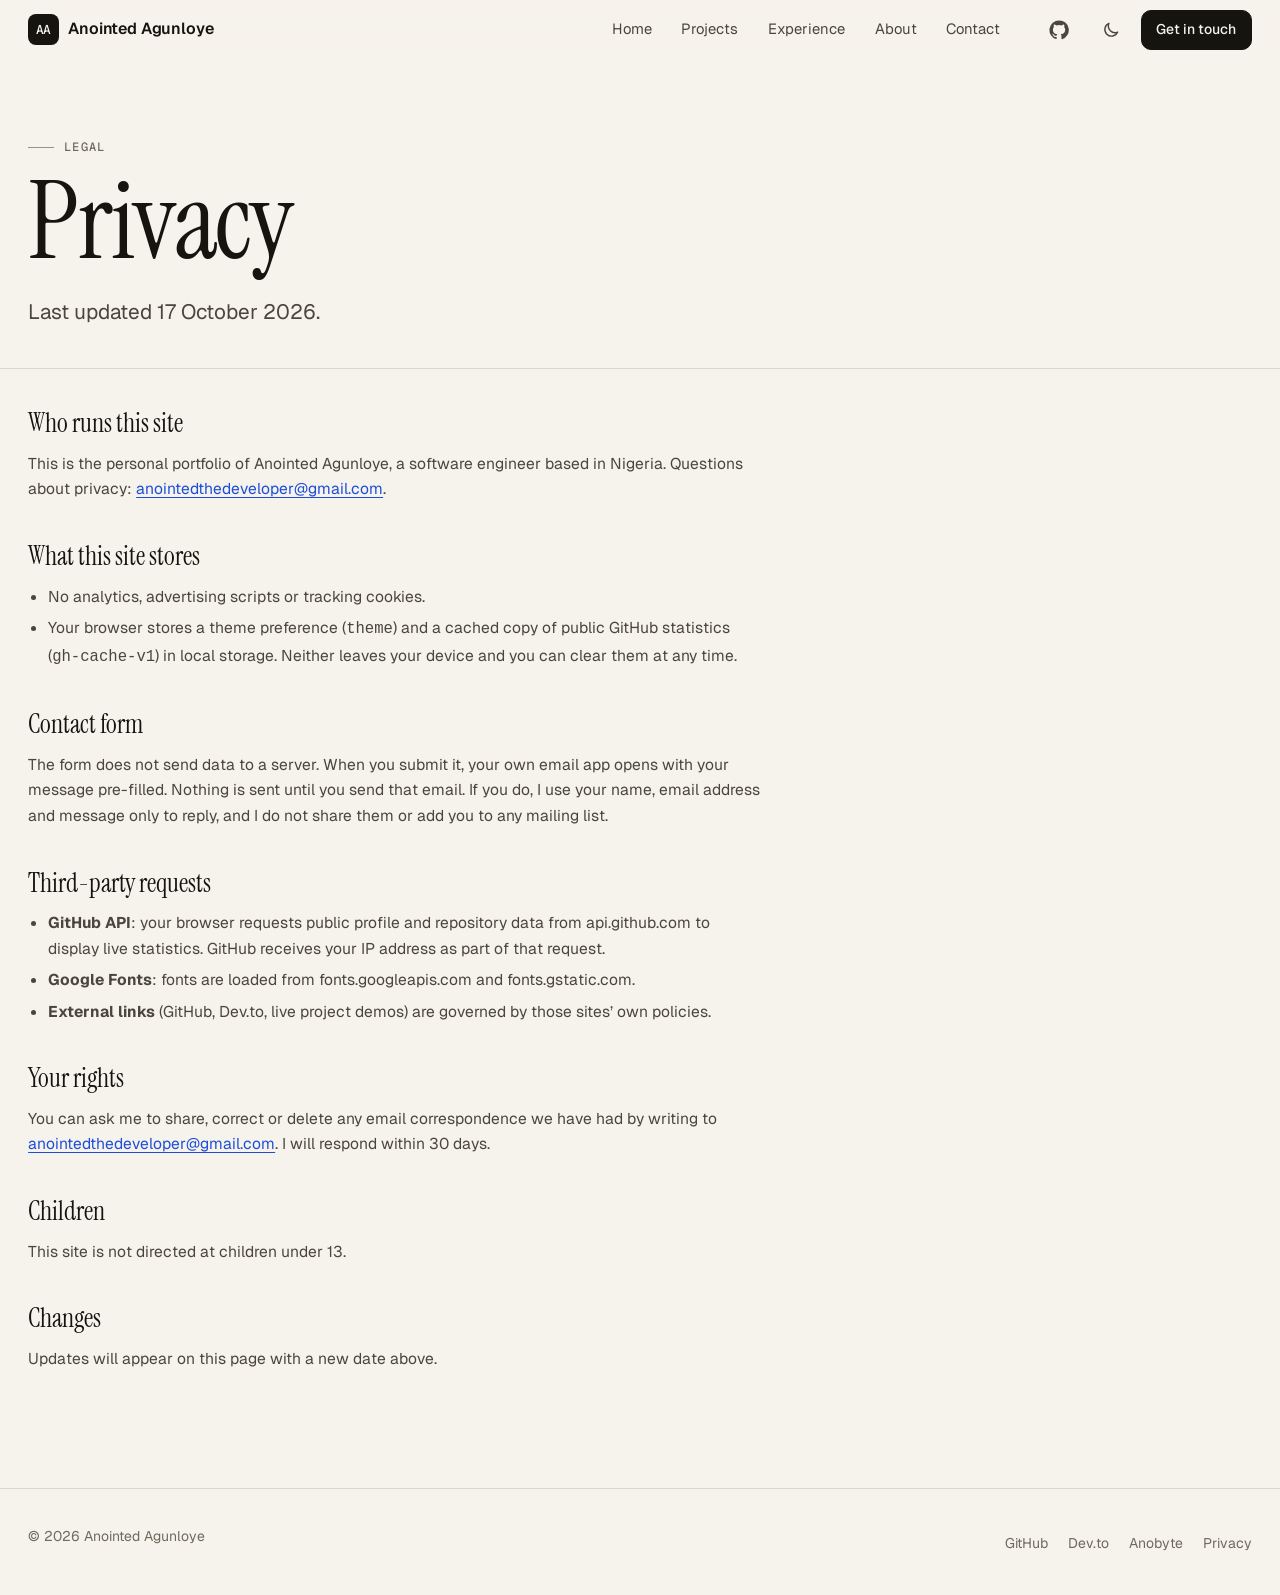
<file: privacy.html>
<!DOCTYPE html>
<html lang="en">
<head>
  <meta charset="utf-8">
  <meta name="viewport" content="width=device-width, initial-scale=1">
  <title>Privacy | Anointed Agunloye</title>
  <meta name="description" content="How this portfolio website handles your information.">
  <link rel="canonical" href="https://anointed.is-a.dev/privacy.html">
  <meta name="theme-color" content="#f6f3ec" media="(prefers-color-scheme: light)">
  <meta name="theme-color" content="#0f0f0d" media="(prefers-color-scheme: dark)">
  <meta property="og:type" content="website">
  <meta property="og:site_name" content="Anointed Agunloye">
  <meta property="og:title" content="Privacy | Anointed Agunloye">
  <meta property="og:description" content="How this portfolio website handles your information.">
  <meta property="og:url" content="https://anointed.is-a.dev/privacy.html">
  <meta property="og:image" content="https://anointed.is-a.dev/assets/og.png">
  <meta property="og:image:width" content="1200">
  <meta property="og:image:height" content="630">
  <meta property="og:image:alt" content="Anointed Agunloye, Full Stack Developer and Software Engineer">
  <meta name="twitter:card" content="summary_large_image">
  <meta name="twitter:title" content="Privacy | Anointed Agunloye">
  <meta name="twitter:description" content="How this portfolio website handles your information.">
  <meta name="twitter:image" content="https://anointed.is-a.dev/assets/og.png">
  <link rel="icon" href="assets/favicon.svg" type="image/svg+xml">
  <link rel="preconnect" href="https://fonts.googleapis.com">
  <link rel="preconnect" href="https://fonts.gstatic.com" crossorigin>
  <link rel="stylesheet" href="https://fonts.googleapis.com/css2?family=Geist+Mono:wght@400;500;600&family=Geist:wght@400;500;600&family=Instrument+Serif:ital@0;1&display=swap">
  <script>
    (function () {
      var d = document.documentElement, t = null;
      try { t = localStorage.getItem('theme'); } catch (e) {}
      if (t !== 'light' && t !== 'dark') t = window.matchMedia && matchMedia('(prefers-color-scheme: dark)').matches ? 'dark' : 'light';
      d.setAttribute('data-theme', t); d.classList.add('js');
      var seen = false; try { seen = !!sessionStorage.getItem('seen'); } catch (e) {}
      if (!seen && !(window.matchMedia && matchMedia('(prefers-reduced-motion: reduce)').matches)) d.classList.add('loading');
    })();
  </script>
  <link rel="stylesheet" href="styles.css">
</head>
<body>
<div class="loader" aria-hidden="true"><div class="loader__box"><div class="loader__mark">AA</div><div class="loader__bar"><i></i></div><div class="loader__cmd">$ npm run portfolio</div></div></div>
<div class="progress" aria-hidden="true"></div>
<a class="skip-link" href="#main">Skip to content</a>
<header class="site-header">
  <div class="wrap">
    <a class="brand" href="index.html" aria-label="Anointed Agunloye, home"><span class="brand__mark" aria-hidden="true">AA</span>Anointed Agunloye</a>
    <nav class="nav" aria-label="Primary"><ul class="nav__list"><li><a class="nav__link" href="index.html">Home</a></li><li><a class="nav__link" href="projects.html">Projects</a></li><li><a class="nav__link" href="index.html#experience">Experience</a></li><li><a class="nav__link" href="about.html">About</a></li><li><a class="nav__link" href="contact.html">Contact</a></li></ul></nav>
    <div class="header-actions">
      <a class="icon-btn" href="https://github.com/anointedthedeveloper" target="_blank" rel="noopener noreferrer" aria-label="GitHub profile (opens in a new tab)"><svg class="icon " aria-hidden="true" focusable="false"><use href="assets/icons.svg#i-github"/></svg></a>
      <button class="icon-btn theme-toggle" type="button" aria-pressed="false" aria-label="Switch to dark theme"><svg class="icon i-moon" aria-hidden="true" focusable="false"><use href="assets/icons.svg#i-moon"/></svg><svg class="icon i-sun" aria-hidden="true" focusable="false"><use href="assets/icons.svg#i-sun"/></svg></button>
      <a class="btn btn--primary btn--sm" href="contact.html">Get in touch</a>
      <button class="icon-btn menu-btn" type="button" aria-expanded="false" aria-controls="mobile-menu" aria-label="Open menu"><svg class="icon i-menu" aria-hidden="true" focusable="false"><use href="assets/icons.svg#i-menu"/></svg><svg class="icon i-close" aria-hidden="true" focusable="false"><use href="assets/icons.svg#i-close"/></svg></button>
    </div>
  </div>
</header>
<div class="mobile-menu" id="mobile-menu" aria-hidden="true">
  <a href="index.html">Home<svg class="icon " aria-hidden="true" focusable="false"><use href="assets/icons.svg#i-arrow"/></svg></a><a href="projects.html">Projects<svg class="icon " aria-hidden="true" focusable="false"><use href="assets/icons.svg#i-arrow"/></svg></a><a href="index.html#experience">Experience<svg class="icon " aria-hidden="true" focusable="false"><use href="assets/icons.svg#i-arrow"/></svg></a><a href="about.html">About<svg class="icon " aria-hidden="true" focusable="false"><use href="assets/icons.svg#i-arrow"/></svg></a><a href="contact.html">Contact<svg class="icon " aria-hidden="true" focusable="false"><use href="assets/icons.svg#i-arrow"/></svg></a>
  <a class="btn btn--primary" href="contact.html">Get in touch</a>
</div>
<main id="main">
<section class="page-hero"><div class="wrap"><p class="eyebrow">Legal</p><h1 class="display h-xl">Privacy</h1>
<p class="lead">Last updated 17 October 2026.</p></div></section>
<section class="section" style="padding-top:2.5rem"><div class="wrap"><div class="policy">
<h2>Who runs this site</h2>
<p>This is the personal portfolio of Anointed Agunloye, a software engineer based in Nigeria. Questions about privacy: <a href="mailto:anointedthedeveloper@gmail.com">anointedthedeveloper@gmail.com</a>.</p>
<h2>What this site stores</h2>
<ul>
<li>No analytics, advertising scripts or tracking cookies.</li>
<li>Your browser stores a theme preference (<code>theme</code>) and a cached copy of public GitHub statistics (<code>gh-cache-v1</code>) in local storage. Neither leaves your device and you can clear them at any time.</li>
</ul>
<h2>Contact form</h2>
<p>The form does not send data to a server. When you submit it, your own email app opens with your message pre-filled. Nothing is sent until you send that email. If you do, I use your name, email address and message only to reply, and I do not share them or add you to any mailing list.</p>
<h2>Third-party requests</h2>
<ul>
<li><strong>GitHub API</strong>: your browser requests public profile and repository data from api.github.com to display live statistics. GitHub receives your IP address as part of that request.</li>
<li><strong>Google Fonts</strong>: fonts are loaded from fonts.googleapis.com and fonts.gstatic.com.</li>
<li><strong>External links</strong> (GitHub, Dev.to, live project demos) are governed by those sites’ own policies.</li>
</ul>
<h2>Your rights</h2>
<p>You can ask me to share, correct or delete any email correspondence we have had by writing to <a href="mailto:anointedthedeveloper@gmail.com">anointedthedeveloper@gmail.com</a>. I will respond within 30 days.</p>
<h2>Children</h2>
<p>This site is not directed at children under 13.</p>
<h2>Changes</h2>
<p>Updates will appear on this page with a new date above.</p>
</div></div></section>
</main>
<footer class="site-footer">
  <div class="wrap">
    <p>&copy; <span data-year>2026</span> Anointed Agunloye</p>
    <nav aria-label="Footer">
      <a href="https://github.com/anointedthedeveloper" target="_blank" rel="noopener noreferrer">GitHub</a>
      <a href="https://dev.to/anointedthedeveloper" target="_blank" rel="noopener noreferrer">Dev.to</a>
      <a href="https://anobyte.online" target="_blank" rel="noopener noreferrer">Anobyte</a>
      <a href="privacy.html">Privacy</a>
    </nav>
  </div>
</footer>
<script src="data.js"></script>
<script src="main.js"></script>
</body>
</html>
</file>
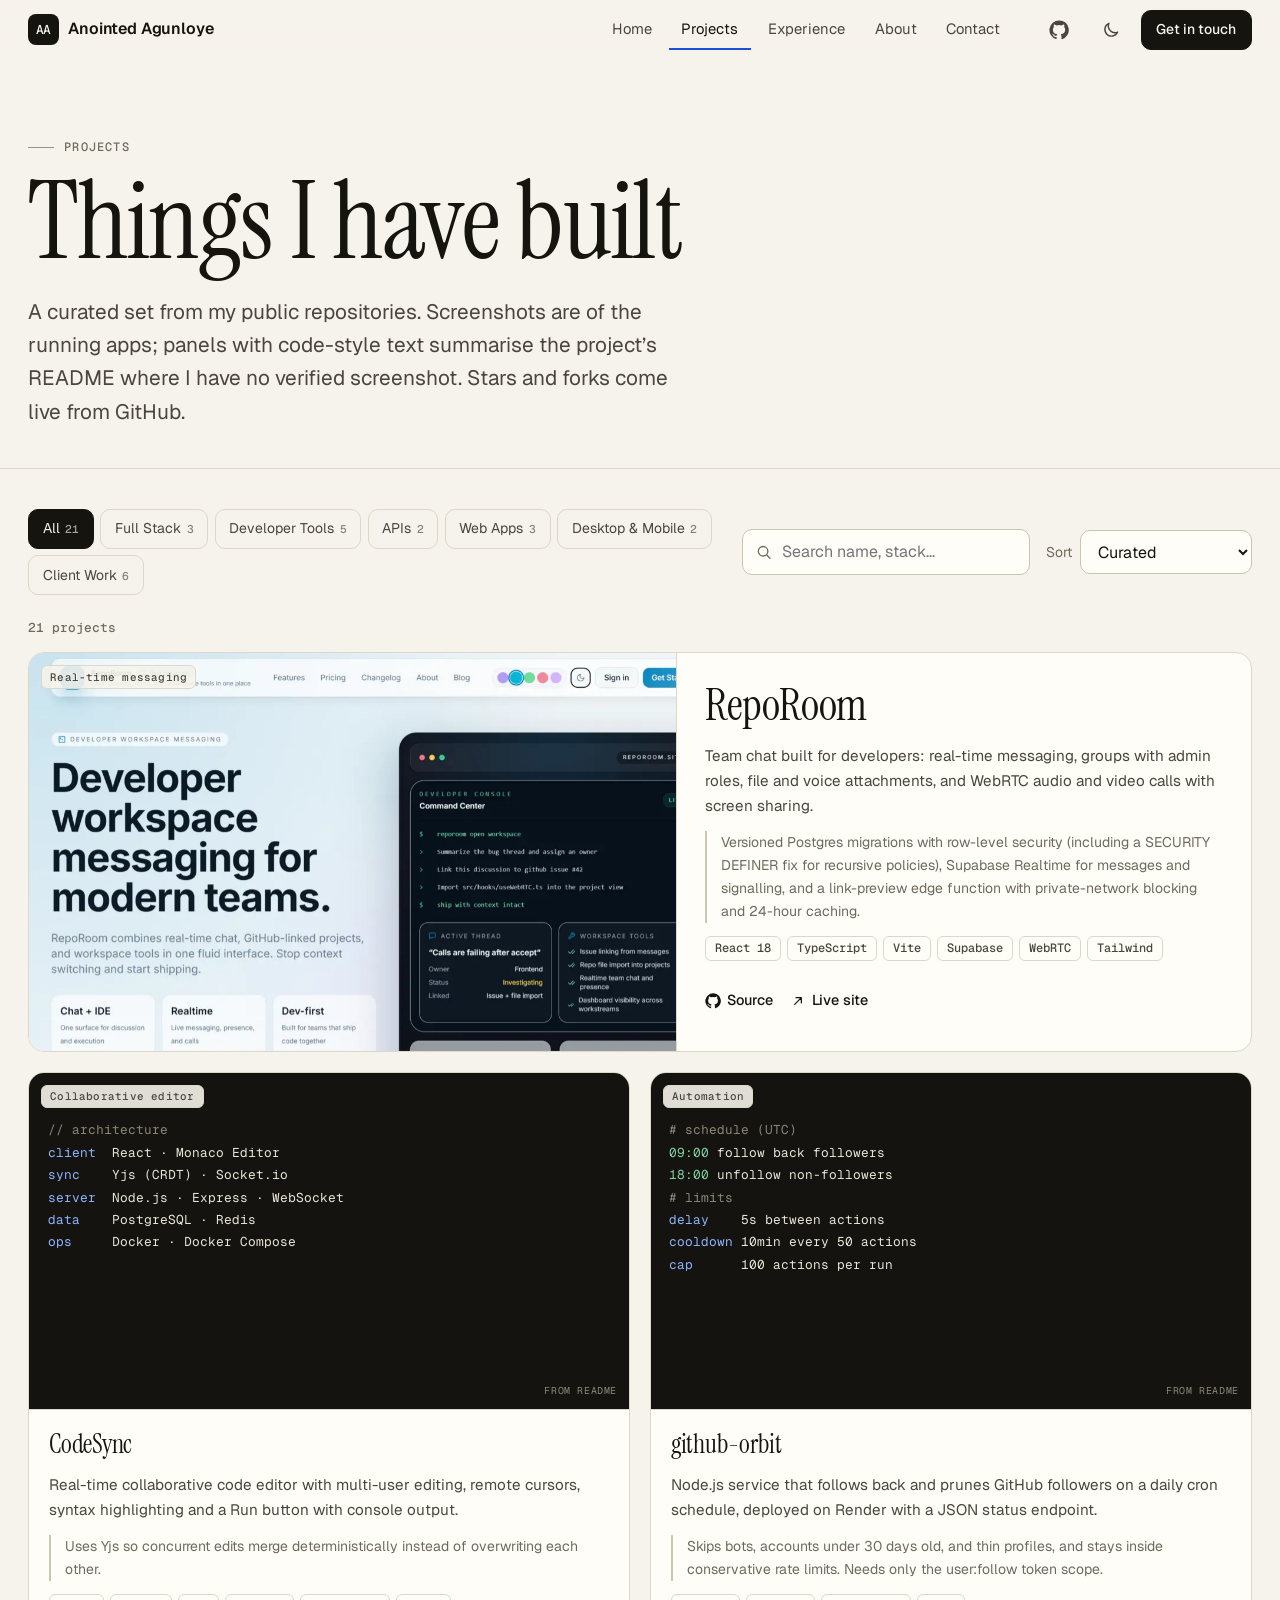
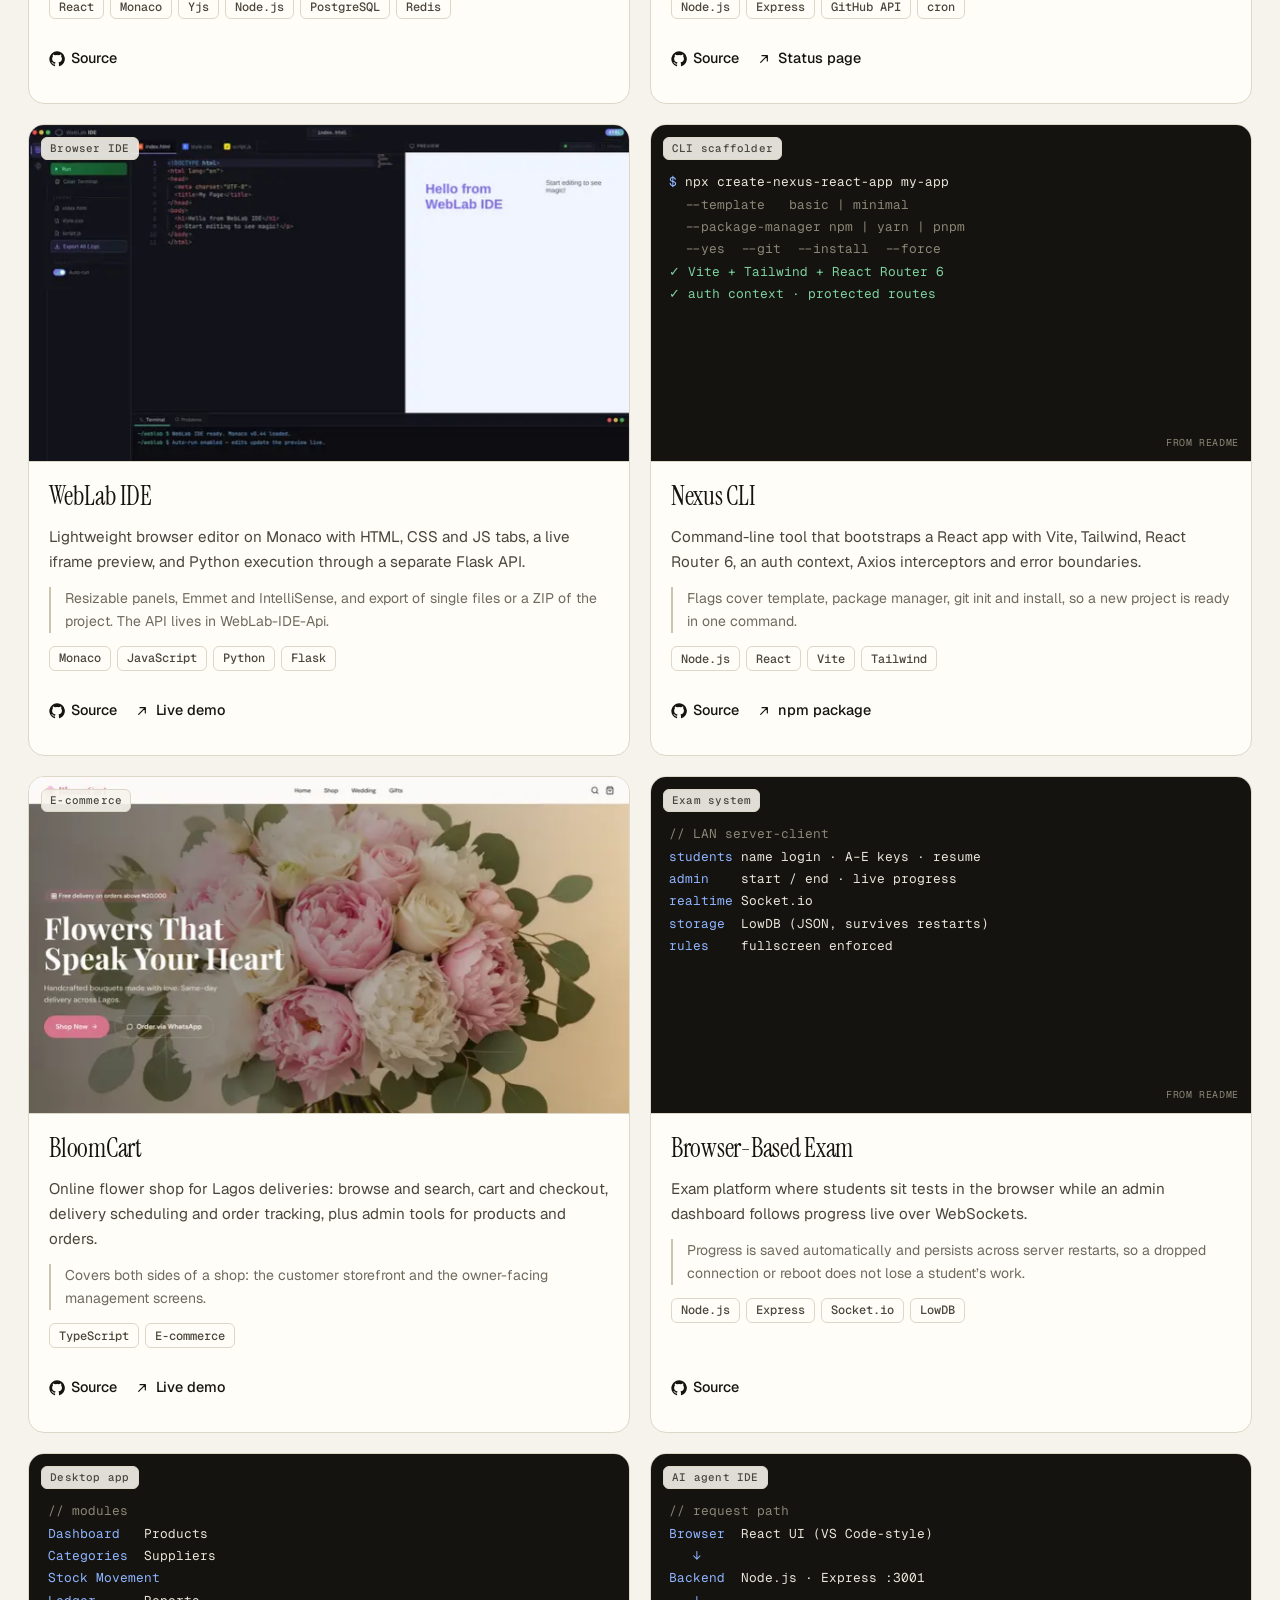
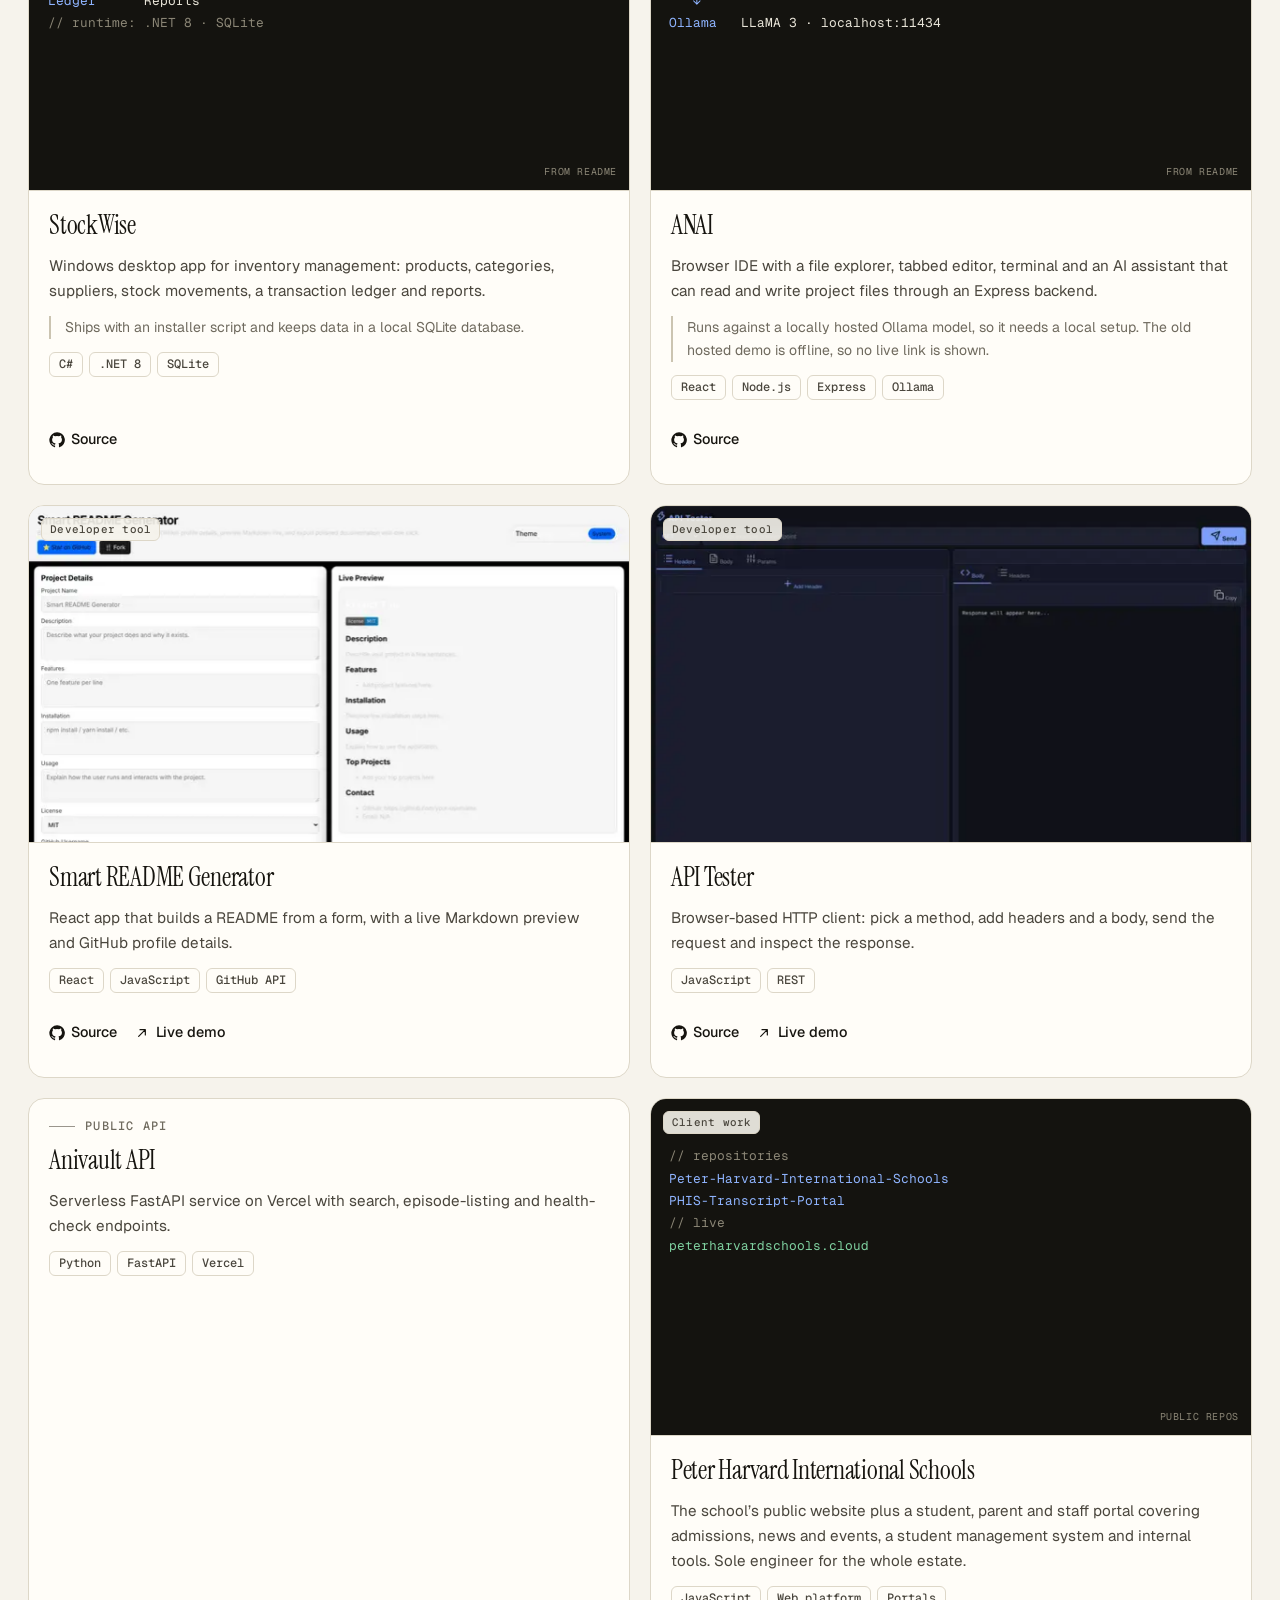
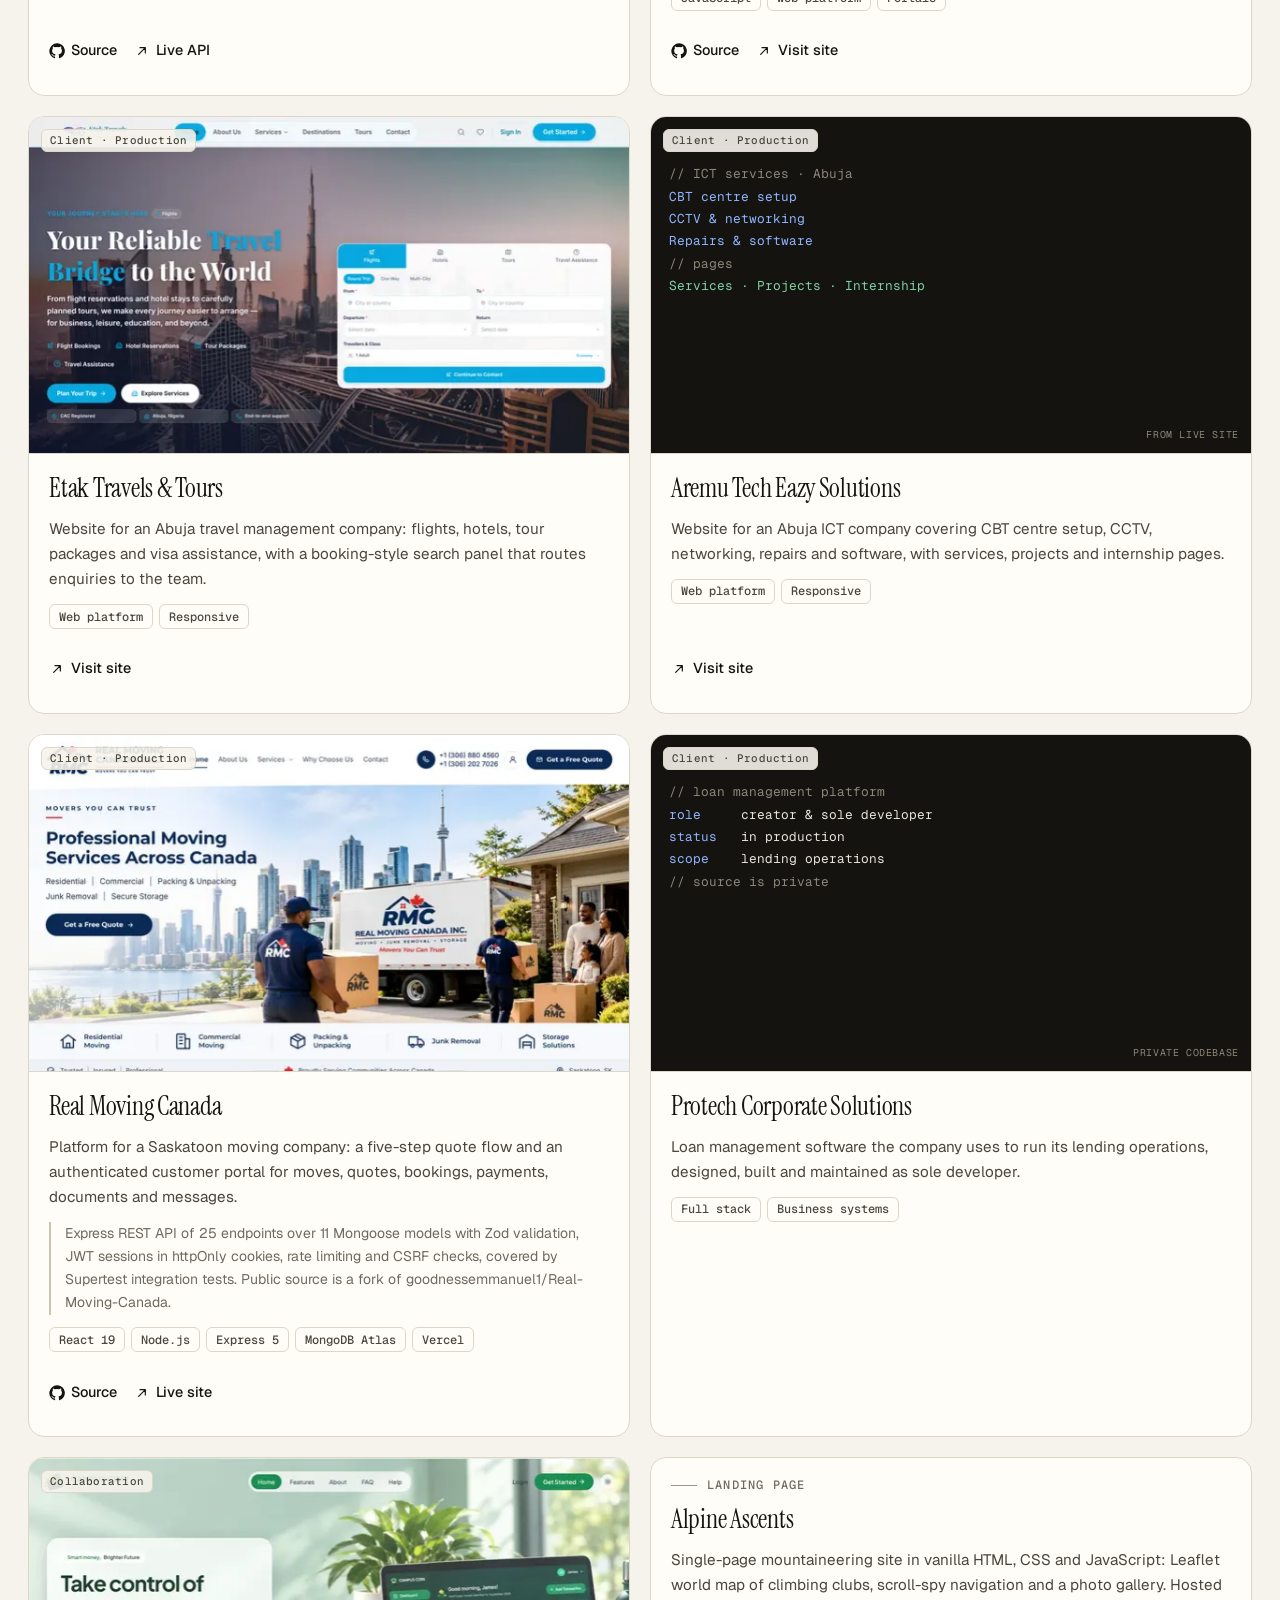
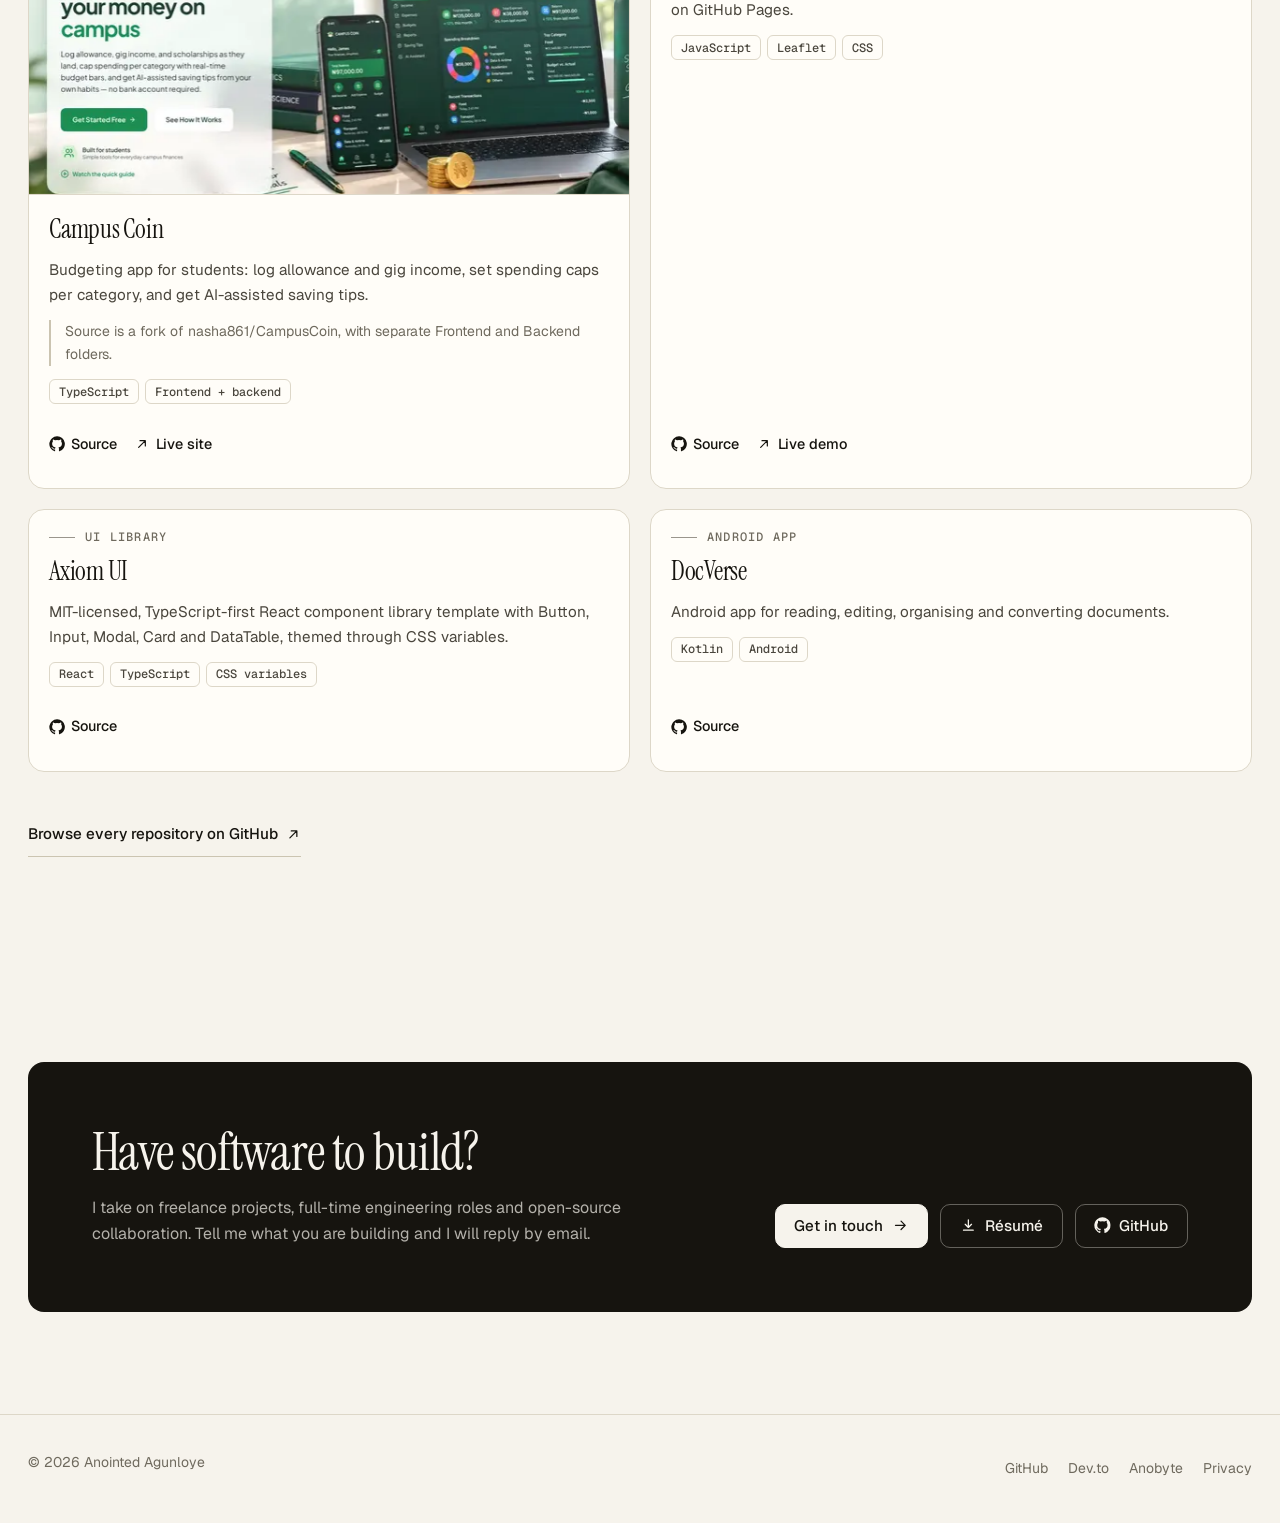
<file: projects.html>
<!DOCTYPE html>
<html lang="en">
<head>
  <meta charset="utf-8">
  <meta name="viewport" content="width=device-width, initial-scale=1">
  <title>Projects | Anointed Agunloye</title>
  <meta name="description" content="Full stack, real-time, developer-tool and API projects by Anointed Agunloye, with source code and live demos where they exist.">
  <link rel="canonical" href="https://anointed.is-a.dev/projects.html">
  <meta name="theme-color" content="#f6f3ec" media="(prefers-color-scheme: light)">
  <meta name="theme-color" content="#0f0f0d" media="(prefers-color-scheme: dark)">
  <meta property="og:type" content="website">
  <meta property="og:site_name" content="Anointed Agunloye">
  <meta property="og:title" content="Projects | Anointed Agunloye">
  <meta property="og:description" content="Full stack, real-time, developer-tool and API projects by Anointed Agunloye, with source code and live demos where they exist.">
  <meta property="og:url" content="https://anointed.is-a.dev/projects.html">
  <meta property="og:image" content="https://anointed.is-a.dev/assets/og.png">
  <meta property="og:image:width" content="1200">
  <meta property="og:image:height" content="630">
  <meta property="og:image:alt" content="Anointed Agunloye, Full Stack Developer and Software Engineer">
  <meta name="twitter:card" content="summary_large_image">
  <meta name="twitter:title" content="Projects | Anointed Agunloye">
  <meta name="twitter:description" content="Full stack, real-time, developer-tool and API projects by Anointed Agunloye, with source code and live demos where they exist.">
  <meta name="twitter:image" content="https://anointed.is-a.dev/assets/og.png">
  <link rel="icon" href="assets/favicon.svg" type="image/svg+xml">
  <link rel="preconnect" href="https://fonts.googleapis.com">
  <link rel="preconnect" href="https://fonts.gstatic.com" crossorigin>
  <link rel="stylesheet" href="https://fonts.googleapis.com/css2?family=Geist+Mono:wght@400;500;600&family=Geist:wght@400;500;600&family=Instrument+Serif:ital@0;1&display=swap">
  <script>
    (function () {
      var d = document.documentElement, t = null;
      try { t = localStorage.getItem('theme'); } catch (e) {}
      if (t !== 'light' && t !== 'dark') t = window.matchMedia && matchMedia('(prefers-color-scheme: dark)').matches ? 'dark' : 'light';
      d.setAttribute('data-theme', t); d.classList.add('js');
      var seen = false; try { seen = !!sessionStorage.getItem('seen'); } catch (e) {}
      if (!seen && !(window.matchMedia && matchMedia('(prefers-reduced-motion: reduce)').matches)) d.classList.add('loading');
    })();
  </script>
  <link rel="stylesheet" href="styles.css">
</head>
<body>
<div class="loader" aria-hidden="true"><div class="loader__box"><div class="loader__mark">AA</div><div class="loader__bar"><i></i></div><div class="loader__cmd">$ npm run portfolio</div></div></div>
<div class="progress" aria-hidden="true"></div>
<a class="skip-link" href="#main">Skip to content</a>
<header class="site-header">
  <div class="wrap">
    <a class="brand" href="index.html" aria-label="Anointed Agunloye, home"><span class="brand__mark" aria-hidden="true">AA</span>Anointed Agunloye</a>
    <nav class="nav" aria-label="Primary"><ul class="nav__list"><li><a class="nav__link" href="index.html">Home</a></li><li><a class="nav__link" href="projects.html" aria-current="page">Projects</a></li><li><a class="nav__link" href="index.html#experience">Experience</a></li><li><a class="nav__link" href="about.html">About</a></li><li><a class="nav__link" href="contact.html">Contact</a></li></ul></nav>
    <div class="header-actions">
      <a class="icon-btn" href="https://github.com/anointedthedeveloper" target="_blank" rel="noopener noreferrer" aria-label="GitHub profile (opens in a new tab)"><svg class="icon " aria-hidden="true" focusable="false"><use href="assets/icons.svg#i-github"/></svg></a>
      <button class="icon-btn theme-toggle" type="button" aria-pressed="false" aria-label="Switch to dark theme"><svg class="icon i-moon" aria-hidden="true" focusable="false"><use href="assets/icons.svg#i-moon"/></svg><svg class="icon i-sun" aria-hidden="true" focusable="false"><use href="assets/icons.svg#i-sun"/></svg></button>
      <a class="btn btn--primary btn--sm" href="contact.html">Get in touch</a>
      <button class="icon-btn menu-btn" type="button" aria-expanded="false" aria-controls="mobile-menu" aria-label="Open menu"><svg class="icon i-menu" aria-hidden="true" focusable="false"><use href="assets/icons.svg#i-menu"/></svg><svg class="icon i-close" aria-hidden="true" focusable="false"><use href="assets/icons.svg#i-close"/></svg></button>
    </div>
  </div>
</header>
<div class="mobile-menu" id="mobile-menu" aria-hidden="true">
  <a href="index.html">Home<svg class="icon " aria-hidden="true" focusable="false"><use href="assets/icons.svg#i-arrow"/></svg></a><a href="projects.html" aria-current="page">Projects<svg class="icon " aria-hidden="true" focusable="false"><use href="assets/icons.svg#i-arrow"/></svg></a><a href="index.html#experience">Experience<svg class="icon " aria-hidden="true" focusable="false"><use href="assets/icons.svg#i-arrow"/></svg></a><a href="about.html">About<svg class="icon " aria-hidden="true" focusable="false"><use href="assets/icons.svg#i-arrow"/></svg></a><a href="contact.html">Contact<svg class="icon " aria-hidden="true" focusable="false"><use href="assets/icons.svg#i-arrow"/></svg></a>
  <a class="btn btn--primary" href="contact.html">Get in touch</a>
</div>
<main id="main">
<section class="page-hero">
  <div class="wrap">
    <p class="eyebrow">Projects</p>
    <h1 class="display h-xl">Things I have built</h1>
    <p class="lead">A curated set from my public repositories. Screenshots are of the running apps; panels with code-style text summarise the project’s README where I have no verified screenshot. Stars and forks come live from GitHub.</p>
  </div>
</section>
<section class="section" style="padding-top:2.5rem">
  <div class="wrap">
    <div class="toolbar">
      <div class="filters" role="group" aria-label="Filter projects by category" data-filters></div>
      <div class="search"><label class="sr-only" for="project-search">Search projects</label><svg class="icon " aria-hidden="true" focusable="false"><use href="assets/icons.svg#i-search"/></svg><input id="project-search" type="search" placeholder="Search name, stack…" autocomplete="off" data-search></div>
      <div class="field-inline"><label for="project-sort" class="muted" style="font-size:.875rem">Sort</label>
        <select id="project-sort" data-sort><option value="curated">Curated</option><option value="stars" disabled data-needs-gh>Most starred</option><option value="recent" disabled data-needs-gh>Recently pushed</option></select></div>
    </div>
    <p class="result-count" role="status" aria-live="polite" data-count></p>
    <div class="projects" data-projects="all">
      <noscript><p>This page lists projects with JavaScript. The full list is on <a class="link" href="https://github.com/anointedthedeveloper?tab=repositories">GitHub</a>.</p></noscript>
    </div>
    <div class="empty" data-empty hidden><p>No projects match that search.</p><p style="margin-top:1rem"><button class="btn btn--sm" type="button" data-reset>Clear filters</button></p></div>
    <p style="margin-top:2.5rem"><a class="more-link" href="https://github.com/anointedthedeveloper?tab=repositories" target="_blank" rel="noopener noreferrer">Browse every repository on GitHub <svg class="icon " aria-hidden="true" focusable="false"><use href="assets/icons.svg#i-up-right"/></svg></a></p>
  </div>
</section>
<section class="section cta" aria-labelledby="cta-title">
  <div class="wrap">
    <div class="cta__box reveal">
      <div>
        <h2 class="display h-lg" id="cta-title">Have software to build?</h2>
        <p>I take on freelance projects, full-time engineering roles and open-source collaboration. Tell me what you are building and I will reply by email.</p>
      </div>
      <div class="cta__actions">
        <a class="btn btn--primary" href="contact.html">Get in touch <svg class="icon icon-arrow" aria-hidden="true" focusable="false"><use href="assets/icons.svg#i-arrow"/></svg></a>
        <a class="btn" href="assets/Anointed-Agunloye-Resume.pdf" download><svg class="icon " aria-hidden="true" focusable="false"><use href="assets/icons.svg#i-download"/></svg> Résumé</a>
        <a class="btn" href="https://github.com/anointedthedeveloper" target="_blank" rel="noopener noreferrer"><svg class="icon " aria-hidden="true" focusable="false"><use href="assets/icons.svg#i-github"/></svg> GitHub</a>
      </div>
    </div>
  </div>
</section>
</main>
<footer class="site-footer">
  <div class="wrap">
    <p>&copy; <span data-year>2026</span> Anointed Agunloye</p>
    <nav aria-label="Footer">
      <a href="https://github.com/anointedthedeveloper" target="_blank" rel="noopener noreferrer">GitHub</a>
      <a href="https://dev.to/anointedthedeveloper" target="_blank" rel="noopener noreferrer">Dev.to</a>
      <a href="https://anobyte.online" target="_blank" rel="noopener noreferrer">Anobyte</a>
      <a href="privacy.html">Privacy</a>
    </nav>
  </div>
</footer>
<script src="data.js"></script>
<script src="main.js"></script>
</body>
</html>
</file>
<file: styles.css>
/* ==========================================================
   Anointed Agunloye — portfolio
   Design tokens → base → layout → components → pages
   ========================================================== */

/* 1. Tokens ------------------------------------------------ */
:root {
  --paper:      #f6f3ec;
  --paper-2:    #efebe2;
  --card:       #fffdf8;
  --ink:        #16140f;
  --ink-2:      #4a463d;
  --ink-3:      #6f6a5e;
  --line:       #ddd7c8;
  --line-2:     #cbc4b1;
  --accent:     #1d4ed8;
  --accent-ink: #ffffff;
  --accent-soft:#e4ebfb;
  --ok:         #1f8a4c;
  --term-bg:    #14130f;
  --term-ink:   #e8e4d8;
  --term-dim:   #8b8676;
  --term-acc:   #8fb4ff;

  --serif: "Instrument Serif", "Iowan Old Style", "Palatino Linotype", Georgia, serif;
  --sans:  "Geist", "Inter", system-ui, -apple-system, "Segoe UI", Roboto, sans-serif;
  --mono:  "Geist Mono", "JetBrains Mono", ui-monospace, "SF Mono", Menlo, Consolas, monospace;

  --r-sm: 6px;
  --r-md: 10px;
  --r-lg: 16px;
  --shadow: 0 1px 2px rgba(22,20,15,.05), 0 8px 24px -12px rgba(22,20,15,.18);
  --shadow-lg: 0 2px 4px rgba(22,20,15,.06), 0 24px 48px -20px rgba(22,20,15,.28);

  --gutter: clamp(1rem, 2.2vw, 2.5rem);
  --wrap: 240rem;
  --header-h: 3.75rem;
  --ease: cubic-bezier(.2,.7,.2,1);
  color-scheme: light;
}
:root[data-theme="dark"] {
  --paper:      #0f0f0d;
  --paper-2:    #151512;
  --card:       #1a1a16;
  --ink:        #f1eee4;
  --ink-2:      #c7c2b3;
  --ink-3:      #9a9585;
  --line:       #2a2923;
  --line-2:     #3a3830;
  --accent:     #7ba3ff;
  --accent-ink: #0b1020;
  --accent-soft:#1a2238;
  --ok:         #4cc17f;
  --term-bg:    #0a0a08;
  --shadow: 0 1px 2px rgba(0,0,0,.4), 0 8px 24px -12px rgba(0,0,0,.6);
  --shadow-lg: 0 24px 48px -20px rgba(0,0,0,.7);
  color-scheme: dark;
}

/* 2. Base -------------------------------------------------- */
*, *::before, *::after { box-sizing: border-box; }
html { -webkit-text-size-adjust: 100%; scroll-behavior: smooth; scroll-padding-top: calc(var(--header-h) + 1rem); }
body {
  margin: 0;
  background: var(--paper);
  color: var(--ink);
  font: 400 1rem/1.65 var(--sans);
  -webkit-font-smoothing: antialiased;
  text-rendering: optimizeLegibility;
  overflow-x: hidden;
}
img, svg, video { display: block; max-width: 100%; }
h1, h2, h3, h4, p, ul, ol, figure, dl, dd { margin: 0; }
ul, ol { padding: 0; list-style: none; }
a { color: inherit; text-decoration: none; }
button, input, select, textarea { font: inherit; color: inherit; }
button { cursor: pointer; }
:focus-visible { outline: 2px solid var(--accent); outline-offset: 3px; border-radius: 4px; }
::selection { background: var(--accent); color: var(--accent-ink); }
[hidden] { display: none !important; }

.icon { width: 1.1em; height: 1.1em; flex: none; }
.sr-only { position: absolute; width: 1px; height: 1px; overflow: hidden; clip: rect(0 0 0 0); white-space: nowrap; }
.skip-link { position: absolute; left: 1rem; top: -4rem; z-index: 100; background: var(--ink); color: var(--paper); padding: .6rem 1rem; border-radius: var(--r-sm); }
.skip-link:focus { top: .75rem; }

.wrap { width: min(100% - 2 * var(--gutter), var(--wrap)); margin-inline: auto; }
.section { padding-block: clamp(3.5rem, 8vw, 6.5rem); }
.section--tint { background: var(--paper-2); border-block: 1px solid var(--line); }

/* 3. Type -------------------------------------------------- */
.display { font-family: var(--serif); font-weight: 400; letter-spacing: -.015em; line-height: 1.02; }
.h-xl { font-size: clamp(2.9rem, 8.5vw, 7.5rem); }
.h-lg { font-size: clamp(2.1rem, 5vw, 3.25rem); }
.h-md { font-size: clamp(1.5rem, 3vw, 2rem); line-height: 1.12; }
.eyebrow { font: 500 .75rem/1.2 var(--mono); letter-spacing: .1em; text-transform: uppercase; color: var(--ink-3); }
.lead { font-size: clamp(1.05rem, 2.2vw, 1.3rem); color: var(--ink-2); max-width: 42rem; line-height: 1.6; }
.muted { color: var(--ink-3); }
.prose p + p { margin-top: 1rem; }
.prose { color: var(--ink-2); max-width: 40rem; }
.prose a, .link { color: var(--accent); text-decoration: underline; text-decoration-thickness: 1px; text-underline-offset: 3px; }
.prose a:hover, .link:hover { text-decoration-thickness: 2px; }

/* 4. Buttons & chips --------------------------------------- */
.btn {
  display: inline-flex; align-items: center; justify-content: center; gap: .55rem;
  min-height: 2.75rem; padding: .6rem 1.15rem;
  border: 1px solid var(--line-2); border-radius: var(--r-md);
  background: transparent; color: var(--ink);
  font-weight: 500; font-size: .95rem; line-height: 1.2;
  transition: background .18s var(--ease), border-color .18s var(--ease), transform .18s var(--ease), color .18s;
}
.btn:hover { background: var(--card); border-color: var(--ink-3); }
.btn:active { transform: translateY(1px); }
.btn .icon { transition: transform .2s var(--ease); }
.btn:hover .icon-arrow { transform: translateX(3px); }
.btn--primary { background: var(--ink); color: var(--paper); border-color: var(--ink); }
.btn--primary:hover { background: var(--accent); border-color: var(--accent); color: var(--accent-ink); }
.btn--sm { min-height: 2.5rem; padding: .45rem .9rem; font-size: .875rem; }

.chip {
  display: inline-flex; align-items: center; gap: .35rem;
  padding: .15rem .55rem; border: 1px solid var(--line); border-radius: var(--r-sm);
  font: 500 .75rem/1.5 var(--mono); color: var(--ink-2); background: transparent; white-space: nowrap;
}
.chips { display: flex; flex-wrap: wrap; gap: .4rem; }

/* 5. Header ------------------------------------------------ */
.site-header {
  position: sticky; top: 0; z-index: 50; height: var(--header-h);
  background: color-mix(in srgb, var(--paper) 88%, transparent);
  backdrop-filter: saturate(1.4) blur(10px); -webkit-backdrop-filter: saturate(1.4) blur(10px);
  border-bottom: 1px solid transparent; transition: border-color .2s;
}
.site-header.is-scrolled { border-bottom-color: var(--line); }
.site-header .wrap { height: 100%; display: flex; align-items: center; gap: 1.5rem; }
.brand { display: inline-flex; align-items: center; gap: .6rem; font-weight: 600; letter-spacing: -.01em; white-space: nowrap; }
.brand__mark { width: 1.9rem; height: 1.9rem; border-radius: 8px; background: var(--ink); color: var(--paper); display: grid; place-items: center; font: 500 .8rem var(--mono); }
.nav { margin-left: auto; }
.nav__list { display: flex; gap: .25rem; }
.nav__link { display: block; padding: .5rem .8rem; border-radius: var(--r-sm); color: var(--ink-2); font-size: .925rem; transition: color .15s, background .15s; }
.nav__link:hover { color: var(--ink); background: var(--paper-2); }
.nav__link[aria-current="page"] { color: var(--ink); box-shadow: inset 0 -2px 0 var(--accent); border-radius: 0; }
.header-actions { display: flex; align-items: center; gap: .5rem; }
.icon-btn { width: 2.75rem; height: 2.75rem; display: inline-grid; place-items: center; border: 1px solid transparent; border-radius: var(--r-md); background: transparent; color: var(--ink-2); }
.icon-btn:hover { background: var(--paper-2); color: var(--ink); }
.icon-btn .icon { width: 1.25rem; height: 1.25rem; }
.theme-toggle .i-sun { display: none; }
:root[data-theme="dark"] .theme-toggle .i-sun { display: block; }
:root[data-theme="dark"] .theme-toggle .i-moon { display: none; }
.menu-btn { display: none; }

.mobile-menu { display: none; }

@media (max-width: 52rem) {
  .nav, .header-actions .btn { display: none; }
  .header-actions { margin-left: auto; }
  .menu-btn { display: inline-grid; }
  .menu-btn .i-close { display: none; }
  .menu-btn[aria-expanded="true"] .i-close { display: block; }
  .menu-btn[aria-expanded="true"] .i-menu { display: none; }
  .mobile-menu {
    display: block; position: fixed; inset: var(--header-h) 0 auto 0; z-index: 49;
    background: var(--paper); border-bottom: 1px solid var(--line);
    max-height: calc(100dvh - var(--header-h)); overflow-y: auto;
    padding: .5rem var(--gutter) 1.25rem; box-shadow: var(--shadow-lg);
    transform: translateY(-.5rem); opacity: 0; visibility: hidden;
    transition: opacity .2s var(--ease), transform .2s var(--ease), visibility 0s .2s;
  }
  .mobile-menu.is-open { transform: none; opacity: 1; visibility: visible; transition-delay: 0s; }
  .mobile-menu a:not(.btn) { display: flex; justify-content: space-between; align-items: center; min-height: 3.25rem; border-bottom: 1px solid var(--line); font-size: 1.15rem; font-family: var(--serif); }
  .mobile-menu a[aria-current="page"] { color: var(--accent); }
  .mobile-menu .btn { margin-top: 1rem; width: 100%; }
}

/* 6. Hero -------------------------------------------------- */
.hero { padding-block: clamp(2.25rem, 6vw, 5rem) clamp(2.5rem, 6vw, 4.5rem); }
.hero__grid { display: grid; gap: 2.5rem; grid-template-columns: minmax(0, 1.15fr) minmax(0, 1fr); align-items: center; }
.status { display: inline-flex; align-items: center; gap: .6rem; font: 500 .8rem/1.2 var(--mono); color: var(--ink-2); padding: .35rem .7rem; border: 1px solid var(--line); border-radius: 999px; background: var(--card); }
.status__dot { width: .5rem; height: .5rem; border-radius: 50%; background: var(--ok); box-shadow: 0 0 0 3px color-mix(in srgb, var(--ok) 25%, transparent); }
.hero h1 { margin-top: 1.25rem; }
.hero h1 em { font-style: italic; color: var(--accent); }
.hero__role { margin-top: 1rem; font: 500 .85rem/1.5 var(--mono); color: var(--ink-3); letter-spacing: .02em; }
.hero .lead { margin-top: 1.25rem; }
.hero__cta { display: flex; flex-wrap: wrap; gap: .75rem; margin-top: 1.75rem; }
.hero__facts { display: flex; flex-wrap: wrap; gap: .5rem 1.5rem; margin-top: 1.75rem; font-size: .875rem; color: var(--ink-3); }
.hero__facts strong { color: var(--ink); font-weight: 600; }

.term { background: var(--term-bg); color: var(--term-ink); border-radius: var(--r-lg); box-shadow: var(--shadow-lg); overflow: hidden; border: 1px solid #2a2923; font-family: var(--mono); font-size: .8rem; line-height: 1.75; }
.term__bar { display: flex; align-items: center; gap: .75rem; padding: .65rem .9rem; border-bottom: 1px solid #26251f; color: var(--term-dim); font-size: .72rem; }
.term__dots { display: flex; gap: .35rem; }
.term__dots i { width: .6rem; height: .6rem; border-radius: 50%; background: #34322b; }
.term__body { padding: 1.1rem 1.15rem 1.3rem; overflow-x: auto; }
.term__body p { white-space: pre; }
.term .t-p { color: var(--term-acc); }
.term .t-d { color: var(--term-dim); }
.term .t-k { color: #e8c58a; }
.term .t-g { color: #7fd1a0; }
.term__cursor { display: inline-block; width: .5em; height: 1em; background: var(--term-ink); vertical-align: -.15em; animation: blink 1.1s steps(1) infinite; }
.term__id { display: flex; align-items: center; gap: .9rem; padding: .9rem 1.15rem; border-top: 1px solid #26251f; }
.term__id img { width: 2.75rem; height: 2.75rem; border-radius: 50%; object-fit: cover; }
.term__id span { display: block; }
.term__id .t-n { color: var(--term-ink); font-family: var(--sans); font-weight: 600; font-size: .9rem; line-height: 1.3; }
.term__id .t-s { color: var(--term-dim); font-size: .72rem; line-height: 1.4; }

/* entrance */
.rise { animation: rise .7s var(--ease) both; animation-delay: calc(var(--i, 0) * 70ms); }
@keyframes rise { from { opacity: 0; transform: translateY(14px); } to { opacity: 1; transform: none; } }
@keyframes blink { 50% { opacity: 0; } }

@media (max-width: 52rem) {
  .hero__grid { grid-template-columns: 1fr; gap: 2rem; }
  .hero__cta .btn { flex: 1 1 10rem; }
}

/* 7. Metrics strip ----------------------------------------- */
.metrics { display: grid; grid-template-columns: repeat(var(--cols, 5), 1fr); border: 1px solid var(--line); border-radius: var(--r-lg); background: var(--card); overflow: hidden; }
.metric { padding: 1.15rem 1.25rem; border-left: 1px solid var(--line); min-width: 0; }
.metric:first-child { border-left: 0; }
.metric__value { font: 400 clamp(1.9rem, 4vw, 2.6rem)/1 var(--serif); letter-spacing: -.01em; }
.metric__label { margin-top: .4rem; font-size: .8rem; line-height: 1.35; color: var(--ink-3); }
.metric__value.is-loading { color: transparent; background: linear-gradient(90deg, var(--line), var(--paper-2), var(--line)); background-size: 200% 100%; border-radius: 4px; animation: shimmer 1.4s linear infinite; width: 3.5ch; }
.metrics-note { margin-top: .75rem; font-size: .78rem; color: var(--ink-3); display: flex; flex-wrap: wrap; gap: .25rem 1rem; }
@keyframes shimmer { to { background-position: -200% 0; } }
@media (max-width: 52rem) {
  .metrics { grid-template-columns: repeat(2, 1fr); }
  .metric { border-top: 1px solid var(--line); }
  .metric:nth-child(-n+2) { border-top: 0; }
  .metric:nth-child(odd) { border-left: 0; }
  .metrics { grid-template-columns: repeat(2, 1fr); }
  .metric:nth-child(odd):last-child { grid-column: 1 / -1; }
}

/* 8. Section heads ----------------------------------------- */
.sec-head { display: flex; flex-wrap: wrap; align-items: end; justify-content: space-between; gap: 1rem 2rem; margin-bottom: clamp(1.75rem, 4vw, 2.75rem); }
.sec-head h2 { margin-top: .6rem; }
.sec-head p { margin-top: .75rem; }
.more-link { display: inline-flex; align-items: center; gap: .4rem; font-weight: 500; font-size: .95rem; padding-block: .6rem; border-bottom: 1px solid var(--line-2); }
.more-link:hover { border-color: var(--accent); color: var(--accent); }

/* 9. Project cards ----------------------------------------- */

.pcard { position: relative; display: flex; flex-direction: column; background: var(--card); border: 1px solid var(--line); border-radius: var(--r-lg); overflow: hidden; transition: transform .25s var(--ease), border-color .2s, box-shadow .25s var(--ease); min-width: 0; }
.pcard:hover { transform: translateY(-3px); border-color: var(--line-2); box-shadow: var(--shadow); }
.pcard__media { position: relative; aspect-ratio: 16 / 9; background: var(--paper-2); border-bottom: 1px solid var(--line); overflow: hidden; }
.pcard__media img { width: 100%; height: 100%; object-fit: cover; object-position: left top; transition: transform .6s var(--ease); }
.pcard:hover .pcard__media img { transform: scale(1.025); }
.pcard__kind { position: absolute; left: .75rem; top: .75rem; padding: .15rem .5rem; border-radius: var(--r-sm); background: color-mix(in srgb, var(--paper) 90%, transparent); border: 1px solid var(--line); font: 500 .68rem/1.5 var(--mono); color: var(--ink-2); letter-spacing: .02em; }
.pcard__body { display: flex; flex-direction: column; gap: .8rem; padding: 1.25rem 1.25rem 1.35rem; flex: 1; }
.pcard__top { display: flex; align-items: baseline; justify-content: space-between; gap: 1rem; }
.pcard__title { font: 400 1.65rem/1.1 var(--serif); letter-spacing: -.01em; overflow-wrap: anywhere; }
.pcard__meta { display: flex; align-items: center; gap: .9rem; font: 500 .75rem/1 var(--mono); color: var(--ink-3); white-space: nowrap; }
.pcard__meta span { display: inline-flex; align-items: center; gap: .3rem; }
.pcard__meta:empty { display: none; }
.pcard__desc { color: var(--ink-2); font-size: .95rem; }
.pcard__why { font-size: .875rem; color: var(--ink-3); padding-left: .85rem; border-left: 2px solid var(--line-2); }
.pcard__foot { margin-top: auto; padding-top: .35rem; display: flex; flex-wrap: wrap; align-items: center; gap: .4rem 1rem; justify-content: space-between; }
.pcard__links { display: flex; flex-wrap: wrap; gap: .25rem 1.1rem; }
.pcard__link { display: inline-flex; align-items: center; gap: .35rem; font-weight: 500; font-size: .9rem; padding-block: .55rem; min-height: 2.75rem; }
.pcard__link:hover { color: var(--accent); }
.pcard__link .icon { width: 1rem; height: 1rem; }
.pcard__state { font: 500 .72rem/1.4 var(--mono); color: var(--ink-3); }

/* spotlight (wide, media beside copy) */
.pcard--spot, .pcard--row { flex-direction: row; }
.pcard--spot .pcard__media, .pcard--row .pcard__media { flex: 1.25; aspect-ratio: auto; min-height: 0; border-bottom: 0; border-right: 1px solid var(--line); }
.pcard--spot .pcard__body, .pcard--row .pcard__body { flex: 1; padding: 1.75rem; }
.pcard--spot .pcard__title { font-size: clamp(2rem, 4vw, 2.75rem); }

/* typographic card for projects without a verified screenshot */
.pcard__art { position: absolute; inset: 0; padding: 2.9rem 1.15rem 1.1rem; background: var(--term-bg); color: var(--term-ink); font: 400 .8rem/1.75 var(--mono); overflow: hidden; }
.pcard__art p { white-space: pre; }
.pcard__art .t-d { color: var(--term-dim); }
.pcard__art .t-k { color: #e8c58a; }
.pcard__art .t-g { color: #7fd1a0; }
.pcard__art .t-p { color: var(--term-acc); }
.pcard__art-label { position: absolute; right: .75rem; bottom: .6rem; font-size: .62rem; color: var(--term-dim); letter-spacing: .06em; text-transform: uppercase; }

@media (max-width: 52rem) {
  .pcard--spot, .pcard--row { flex-direction: column; }
  .pcard--spot .pcard__media, .pcard--row .pcard__media { aspect-ratio: 16 / 9; min-height: 0; border-right: 0; border-bottom: 1px solid var(--line); }
  .pcard--spot .pcard__body, .pcard--row .pcard__body { padding: 1.25rem; }
}

/* toolbar */
.toolbar { display: flex; flex-wrap: wrap; gap: .75rem 1rem; align-items: center; margin-bottom: 1.5rem; }
.filters { display: flex; flex-wrap: wrap; gap: .4rem; flex: 1 1 22rem; }
.filter { min-height: 2.5rem; padding: .35rem .85rem; border: 1px solid var(--line); border-radius: var(--r-md); background: transparent; color: var(--ink-2); font-size: .875rem; transition: all .15s; }
.filter:hover { border-color: var(--ink-3); color: var(--ink); }
.filter[aria-pressed="true"] { background: var(--ink); border-color: var(--ink); color: var(--paper); }
.filter small { font: 500 .7rem var(--mono); opacity: .65; margin-left: .35rem; }
.field-inline { display: flex; align-items: center; gap: .5rem; }
.search { position: relative; flex: 1 1 14rem; max-width: 18rem; }
.search .icon { position: absolute; left: .8rem; top: 50%; translate: 0 -50%; color: var(--ink-3); pointer-events: none; }
.search input { width: 100%; min-height: 2.75rem; padding: .5rem .8rem .5rem 2.3rem; }
.input, .search input, select {
  background: var(--card); border: 1px solid var(--line-2); border-radius: var(--r-md); min-height: 2.75rem; padding: .55rem .8rem; font-size: 1rem; width: 100%;
}
select { width: auto; appearance: auto; }
.search input { padding-left: 2.4rem; }
.result-count { font: 500 .8rem var(--mono); color: var(--ink-3); margin-bottom: 1rem; }
.empty { border: 1px dashed var(--line-2); border-radius: var(--r-lg); padding: 2.5rem 1.5rem; text-align: center; color: var(--ink-3); }

/* 10. Skills ----------------------------------------------- */
.skills { display: grid; grid-template-columns: repeat(2, minmax(0, 1fr)); gap: 0; border: 1px solid var(--line); border-radius: var(--r-lg); overflow: hidden; background: var(--card); }
.skill { padding: 1.5rem; border-top: 1px solid var(--line); }
.skill:nth-child(-n+2) { border-top: 0; }
.skill:nth-child(even) { border-left: 1px solid var(--line); }
.skill h3 { font: 400 1.5rem/1.1 var(--serif); }
.skill p { margin: .5rem 0 1rem; font-size: .9rem; color: var(--ink-3); }
@media (max-width: 40rem) {
  .skills { grid-template-columns: 1fr; }
  .skill:nth-child(2) { border-top: 1px solid var(--line); }
  .skill:nth-child(even) { border-left: 0; }
}

/* 11. Timeline --------------------------------------------- */
.timeline { position: relative; display: grid; gap: 2rem; }
.tl { display: grid; grid-template-columns: 9rem minmax(0, 1fr); gap: 1.5rem; padding-top: 1.5rem; border-top: 1px solid var(--line-2); }
.tl:first-child { border-top: 0; padding-top: 0; }
.tl__date { font: 500 .8rem/1.5 var(--mono); color: var(--ink-3); padding-top: .35rem; }
.tl__role { font: 400 clamp(1.4rem, 3vw, 1.85rem)/1.15 var(--serif); }
.tl__org { margin-top: .25rem; color: var(--ink-2); font-weight: 500; }
.tl__kind { font: 500 .7rem var(--mono); text-transform: uppercase; letter-spacing: .08em; color: var(--accent); margin-bottom: .5rem; }
.tl ul { margin-top: .9rem; display: grid; gap: .5rem; color: var(--ink-2); font-size: .95rem; }
.tl li { position: relative; padding-left: 1.1rem; }
.tl li::before { content: ""; position: absolute; left: 0; top: .72em; width: .45rem; height: 1px; background: var(--ink-3); }
.tl .chips { margin-top: 1rem; }
@media (max-width: 40rem) { .tl { grid-template-columns: 1fr; gap: .5rem; } }

/* 12. Activity --------------------------------------------- */
.activity { border: 1px solid var(--line); border-radius: var(--r-lg); background: var(--card); overflow: hidden; }
.activity li + li { border-top: 1px solid var(--line); }
.activity li > a { display: grid; grid-template-columns: minmax(0, 1fr) auto; gap: .25rem 1rem; padding: .9rem 1.15rem; min-height: 3.25rem; align-items: center; }
.activity li > a:hover { background: var(--paper-2); }
.activity__name { font-weight: 500; overflow: hidden; text-overflow: ellipsis; white-space: nowrap; }
.activity__desc { grid-column: 1; font-size: .85rem; color: var(--ink-3); overflow: hidden; text-overflow: ellipsis; white-space: nowrap; }
.activity__when { grid-row: 1; grid-column: 2; font: 500 .75rem var(--mono); color: var(--ink-3); }
.activity__lang { grid-row: 2; grid-column: 2; justify-self: end; font: 500 .72rem var(--mono); color: var(--ink-3); }
.status-line { padding: 1rem 1.15rem; color: var(--ink-3); font-size: .9rem; display: flex; gap: .6rem; align-items: center; }
.skel { height: 3.4rem; margin: .5rem 1.15rem; border-radius: var(--r-sm); background: linear-gradient(90deg, var(--line), var(--paper-2), var(--line)); background-size: 200% 100%; animation: shimmer 1.4s linear infinite; }

/* 13. About ------------------------------------------------ */
.page-hero { padding-block: clamp(2.5rem, 7vw, 5rem) clamp(1.5rem, 4vw, 2.5rem); border-bottom: 1px solid var(--line); }
.page-hero h1 { margin-top: .75rem; }
.page-hero .lead { margin-top: 1.1rem; }
.about { display: grid; grid-template-columns: minmax(0, 18rem) minmax(0, 1fr); gap: clamp(2rem, 6vw, 5rem); align-items: start; }
.about__side { position: sticky; top: calc(var(--header-h) + 1.5rem); }
.portrait { border-radius: var(--r-lg); overflow: hidden; border: 1px solid var(--line); aspect-ratio: 4 / 5; background: var(--paper-2); }
.portrait img { width: 100%; height: 100%; object-fit: cover; object-position: 50% 20%; }
.links-list { margin-top: 1.25rem; display: grid; }
.links-list a { display: flex; align-items: center; gap: .7rem; min-height: 2.75rem; border-bottom: 1px solid var(--line); font-size: .9rem; color: var(--ink-2); }
.links-list a:hover { color: var(--accent); }
.links-list .icon { color: var(--ink-3); }
.about__main > section + section { margin-top: 3.5rem; }
.about__main h2 { margin-bottom: 1.1rem; }
.principles { display: grid; gap: 1.25rem; }
.principles li { display: grid; grid-template-columns: 2.25rem 1fr; gap: .75rem; color: var(--ink-2); }
.principles b { display: block; color: var(--ink); font-weight: 600; }
.principles span.n { font: 500 .8rem var(--mono); color: var(--accent); padding-top: .2rem; }
@media (max-width: 52rem) {
  .about { grid-template-columns: 1fr; }
  .about__side { position: static; display: grid; grid-template-columns: 8rem 1fr; gap: 1.25rem; align-items: start; }
  .portrait { aspect-ratio: 1; }
  .links-list { margin-top: 0; }
}
@media (max-width: 30rem) { .about__side { grid-template-columns: 1fr; } .portrait { max-width: 12rem; } }

/* 14. Contact ---------------------------------------------- */
.contact { display: grid; grid-template-columns: minmax(0, 1fr) minmax(0, 1.15fr); gap: clamp(2rem, 6vw, 5rem); align-items: start; }
.channels { display: grid; border-top: 1px solid var(--line); }
.channel { display: grid; grid-template-columns: 2.5rem minmax(0, 1fr); gap: .75rem; padding: 1.1rem 0; border-bottom: 1px solid var(--line); align-items: center; }
.channel .icon { width: 1.25rem; height: 1.25rem; color: var(--ink-3); }
.channel small { display: block; font: 500 .72rem var(--mono); text-transform: uppercase; letter-spacing: .08em; color: var(--ink-3); }
.channel a { display: inline-block; min-height: 1.75rem; overflow-wrap: anywhere; font-weight: 500; }
.channel a:hover { color: var(--accent); }
.form { display: grid; gap: 1.1rem; padding: clamp(1.25rem, 3vw, 2rem); border: 1px solid var(--line); border-radius: var(--r-lg); background: var(--card); }
.form__row { display: grid; grid-template-columns: 1fr 1fr; gap: 1.1rem; }
.field label { display: block; font-size: .875rem; font-weight: 500; margin-bottom: .4rem; }
.field label span { color: var(--ink-3); font-weight: 400; }
.field textarea { min-height: 9rem; resize: vertical; }
.field .input[aria-invalid="true"] { border-color: #c2331f; }
.field .err { margin-top: .35rem; font-size: .8rem; color: #c2331f; min-height: 0; }
:root[data-theme="dark"] .field .err, :root[data-theme="dark"] .field .input[aria-invalid="true"] { color: #ff8c7a; border-color: #ff8c7a; }
.form__note { font-size: .8rem; color: var(--ink-3); }
.form__status { font-size: .9rem; color: var(--ok); }
@media (max-width: 52rem) { .contact { grid-template-columns: 1fr; } .form__row { grid-template-columns: 1fr; } }

/* 15. CTA / footer ----------------------------------------- */
.cta { text-align: left; }
.cta__box { background: var(--ink); color: var(--paper); border-radius: var(--r-lg); padding: clamp(2rem, 6vw, 4rem); display: grid; gap: 1.5rem; grid-template-columns: minmax(0, 1fr) auto; align-items: end; }
.cta__box p { color: color-mix(in srgb, var(--paper) 70%, transparent); max-width: 34rem; margin-top: 1rem; }
.cta__box .btn { border-color: color-mix(in srgb, var(--paper) 35%, transparent); color: var(--paper); }
.cta__box .btn:hover { background: var(--paper); color: var(--ink); border-color: var(--paper); }
.cta__box .btn--primary { background: var(--paper); color: var(--ink); border-color: var(--paper); }
.cta__box .btn--primary:hover { background: var(--accent); color: var(--accent-ink); border-color: var(--accent); }
.cta__actions { display: flex; flex-wrap: wrap; gap: .75rem; }
@media (max-width: 52rem) { .cta__box { grid-template-columns: 1fr; } }

.site-footer { border-top: 1px solid var(--line); padding-block: 2.25rem; font-size: .875rem; color: var(--ink-3); }
.site-footer .wrap { display: flex; flex-wrap: wrap; justify-content: space-between; gap: 1rem 2rem; }
.site-footer nav { display: flex; flex-wrap: wrap; gap: .25rem 1.25rem; }
.site-footer a { display: inline-flex; align-items: center; min-height: 2.25rem; }
.site-footer a:hover { color: var(--ink); }

/* 16. Policy ----------------------------------------------- */
.policy { max-width: 46rem; }
.policy h2 { font: 400 1.6rem/1.15 var(--serif); margin: 2.5rem 0 .75rem; }
.policy h2:first-child { margin-top: 0; }
.policy p, .policy li { color: var(--ink-2); font-size: .975rem; }
.policy p { margin-bottom: .9rem; }
.policy ul { margin: .5rem 0 1rem 1.25rem; list-style: disc; display: grid; gap: .35rem; }
.policy a { color: var(--accent); text-decoration: underline; text-underline-offset: 3px; }

/* 17. Scroll reveal ---------------------------------------- */
.js .reveal { opacity: 0; transform: translateY(16px); transition: opacity .6s var(--ease), transform .6s var(--ease); transition-delay: calc(var(--i, 0) * 60ms); }
.js .reveal.is-in { opacity: 1; transform: none; }

/* 18. Motion preferences ----------------------------------- */
@media (prefers-reduced-motion: reduce) {
  html { scroll-behavior: auto; }
  *, *::before, *::after { animation-duration: .001ms !important; animation-iteration-count: 1 !important; transition-duration: .001ms !important; transition-delay: 0s !important; }
  .js .reveal { opacity: 1; transform: none; }
  .term__cursor { animation: none; }
}

/* very narrow phones: keep the header inside 320px */
@media (max-width: 26rem) {
  .brand { font-size: .95rem; gap: .5rem; }
  .brand__mark { width: 1.75rem; height: 1.75rem; }
  .header-actions { gap: .1rem; }
  .icon-btn { width: 2.75rem; }
}
@media (max-width: 22.5rem) {
  .brand { font-size: 0; gap: 0; }
}

/* very narrow phones: keep the header inside 320px */
@media (max-width: 26rem) {
  .brand { font-size: .95rem; gap: .5rem; }
  .brand__mark { width: 1.75rem; height: 1.75rem; }
  .header-actions { gap: .1rem; }
}
@media (max-width: 22.5rem) {
  .brand { font-size: 0; gap: 0; }
}


@media (max-width: 30rem) {
  .term__body p { white-space: pre-wrap; overflow-wrap: anywhere; }
  .term { font-size: .75rem; }
}

/* ---------- 19. Motion details ---------- */
.eyebrow::before { content: ""; display: inline-block; width: 1.6rem; height: 1px; background: currentColor; vertical-align: middle; margin-right: .65rem; opacity: .7; }

.hero h1 em { display: inline-block; clip-path: inset(-12% 100% -12% 0); animation: wipe .95s .4s var(--ease) forwards; }
@keyframes wipe { to { clip-path: inset(-12% -6% -12% 0); } }

.progress { position: fixed; inset: 0 0 auto 0; height: 2px; z-index: 60; background: var(--accent); transform-origin: 0 50%; transform: scaleX(0); pointer-events: none; }

.loader { position: fixed; inset: 0; z-index: 200; display: none; place-items: center; background: var(--paper); pointer-events: none; }
.loading .loader { display: grid; animation: loaderOut .4s 2.4s forwards; }
.loader.is-done { opacity: 0; visibility: hidden; transition: opacity .45s var(--ease), visibility 0s .45s; }
.loader__box { display: grid; justify-items: center; gap: 1.1rem; font: 500 .8rem/1 var(--mono); color: var(--ink-3); }
.loader__mark { width: 3.5rem; height: 3.5rem; border-radius: 14px; background: var(--ink); color: var(--paper); display: grid; place-items: center; font: 500 1.1rem var(--mono); animation: pop .5s var(--ease) both; }
.loader__bar { width: 9rem; height: 2px; border-radius: 2px; background: var(--line); overflow: hidden; }
.loader__bar i { display: block; height: 100%; background: var(--accent); transform: translateX(-100%); animation: load .95s .1s var(--ease) forwards; }
.loader__cmd::after { content: ""; display: inline-block; width: .5em; height: 1em; margin-left: .25em; background: var(--ink-3); vertical-align: -.15em; animation: blink 1s steps(1) infinite; }
@keyframes load { to { transform: none; } }
@keyframes pop { from { transform: scale(.7); opacity: 0; } }
@keyframes loaderOut { to { opacity: 0; visibility: hidden; } }

/* terminal types itself once; text stays in the DOM */
.term--live .t-line { opacity: 0; animation: lineIn .01s forwards; animation-delay: var(--d, 0ms); }
.term--live .t-cmd { display: inline-block; overflow: hidden; white-space: nowrap; vertical-align: bottom; width: 0; animation: typing var(--t, .5s) steps(var(--n, 12)) forwards; animation-delay: var(--d, 0ms); }
@keyframes lineIn { to { opacity: 1; } }
@keyframes typing { to { width: calc(var(--n) * 1ch); } }

/* card cursor light + image skeleton */
.pcard::after { content: ""; position: absolute; inset: 0; border-radius: inherit; pointer-events: none; opacity: 0; transition: opacity .3s; background: radial-gradient(380px circle at var(--mx, 50%) var(--my, 0%), color-mix(in srgb, var(--accent) 9%, transparent), transparent 62%); }
@media (hover: hover) { .pcard:hover::after { opacity: 1; } }
.pcard__media { background: linear-gradient(90deg, var(--paper-2), var(--line), var(--paper-2)); background-size: 200% 100%; animation: shimmer 1.4s linear infinite; }
.pcard__media:has(.pcard__art), .pcard__media.is-ready { animation: none; background: var(--paper-2); }
.pcard__media img { opacity: 0; transition: opacity .5s var(--ease), transform .6s var(--ease); animation: imgIn .01s 4s forwards; }
.pcard__media img.is-loaded { opacity: 1; }
@keyframes imgIn { to { opacity: 1; } }

.clients { margin-top: 1.5rem; display: flex; flex-wrap: wrap; align-items: center; gap: .5rem 1.5rem; font: 500 .8rem/1.5 var(--mono); color: var(--ink-3); }
.clients span:first-child { text-transform: uppercase; letter-spacing: .1em; font-size: .72rem; }
.clients b { color: var(--ink-2); font-weight: 500; }

@media (prefers-reduced-motion: reduce) {
  .hero h1 em { clip-path: none; }
  .loading .loader { display: none; }
  .term--live .t-line { opacity: 1; }
  .term--live .t-cmd { width: auto; }
  .pcard__media img { opacity: 1; }
}

.edu { display: grid; border-top: 1px solid var(--line); }
.edu li { display: flex; flex-wrap: wrap; justify-content: space-between; gap: .25rem 1.5rem; padding: .9rem 0; border-bottom: 1px solid var(--line); }
.edu b { font-weight: 600; }
.edu span { color: var(--ink-3); }

/* ---------- Project grids: always whole rows ----------
   12-column subgrid; --span is cards-per-row's share. main.js stretches the last
   row's cards (data-balance) so 5 cards in 4 columns never leave a hole. */
.projects { --cols: 1; --span: 12; display: grid; gap: 1.25rem; grid-template-columns: repeat(12, minmax(0, 1fr)); }
.projects > * { grid-column: span var(--span); }
.projects > .pcard--spot { grid-column: 1 / -1; }
@media (min-width: 52rem) { .projects { --cols: 2; --span: 6; } }
@media (min-width: 84rem) { .projects { --cols: 4; --span: 3; } }
@media (min-width: 52rem) { .projects--3 { --cols: 2; --span: 6; } }
@media (min-width: 72rem) { .projects--3 { --cols: 3; --span: 4; } .projects--3 .pcard__title { font-size: 1.5rem; } }
</file>
